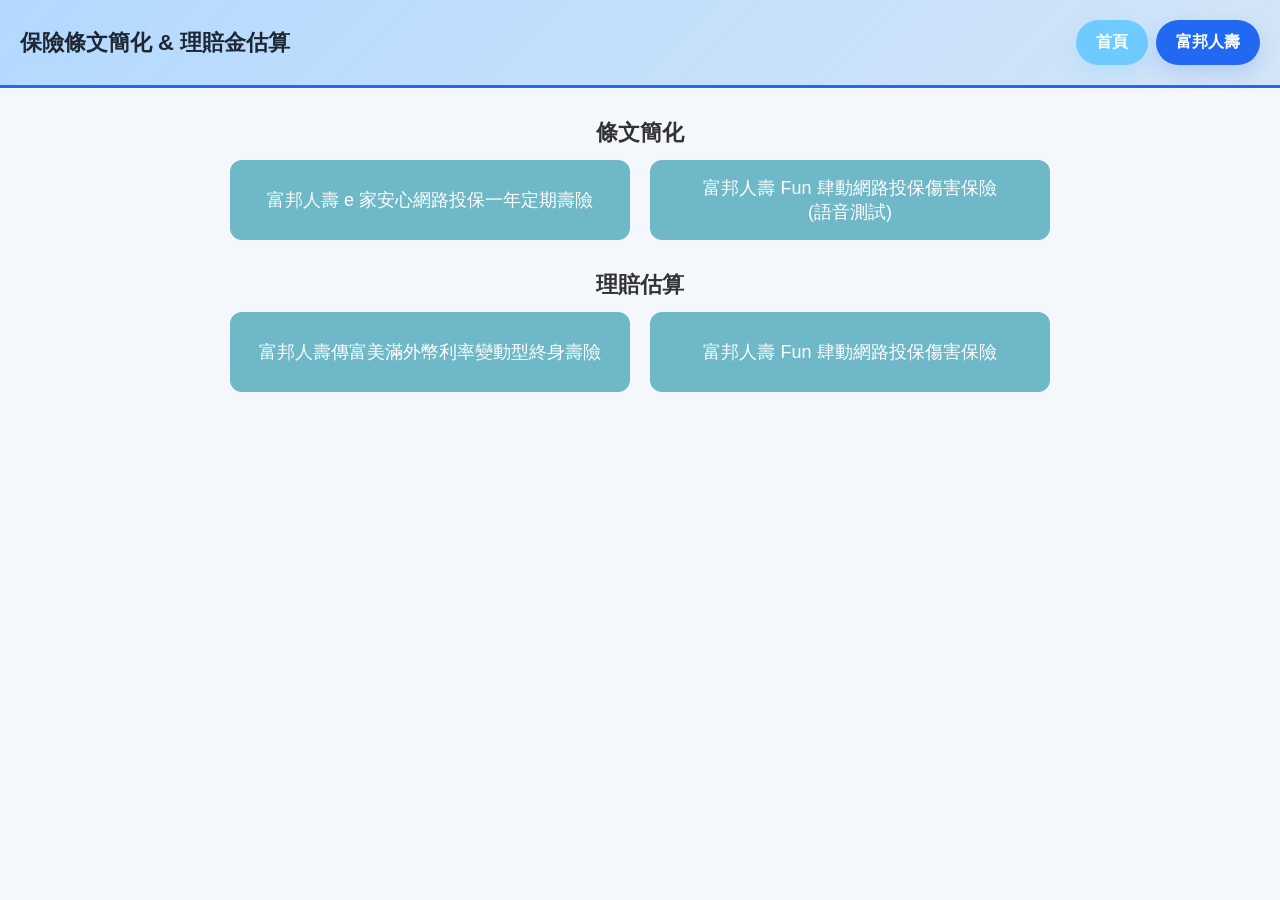
<file: index.html>
<!-- index.html -->
<!DOCTYPE html>
<html lang="zh-Hant">
<head>
  <meta charset="UTF-8">
  <meta name="viewport" content="width=device-width, initial-scale=1.0">
  <title>首頁</title>
  <link rel="stylesheet" href="styles_index.css" />
  <link rel="manifest" href="./manifest.json">
  <meta name="theme-color" content="#ffffff">
</head>

<body>

  <div class="container">

    <header class="header">
      <div class="header-content">
        <h1>保險條文簡化 & 理賠金估算</h1>
        <div class="header-actions">
          <a class="index-btn" href="index.html">首頁</a>
          <a class="estimate-btn" href="https://www.fubon.com/life/">富邦人壽</a>
        </div>
      </div>
    </header>

    <!-- 條文簡化 -->
    <div class="section">
      <h3>條文簡化</h3>

      <div class="button-row">
        <button class="btn" onclick="goSimplify1()">富邦人壽 e 家安心網路投保一年定期壽險</button>
        <button class="btn" onclick="goSimplify2()">富邦人壽 Fun 肆動網路投保傷害保險<br>(語音測試)</button>
      </div>
    </div>

    <!-- 理賠估算 -->
    <div class="section">
      <h3>理賠估算</h3>

      <div class="button-row">
        <button class="btn" onclick="goEstimate1()">富邦人壽傳富美滿外幣利率變動型終身壽險</button>
        <button class="btn" onclick="goEstimate2()">富邦人壽 Fun 肆動網路投保傷害保險</button>
      </div>
    </div>

  </div>

  <script>
    function goSimplify1() {
      window.location.href = "simplify.html";
    }

    function goEstimate1() {
      window.location.href = "estimate.html";
    }

    function goSimplify2() {
      window.location.href = "simplify2_voice.html";
    }

    function goEstimate2() {
      window.location.href = "estimate2.html";
    }
  </script>

  <script src="app.js"></script>
  <script>
  if ('serviceWorker' in navigator) {
    navigator.serviceWorker.register('./service-worker.js')
      .then(() => console.log('Service Worker Registered'));
  }
  </script>
  
</body>
</html>
</file>
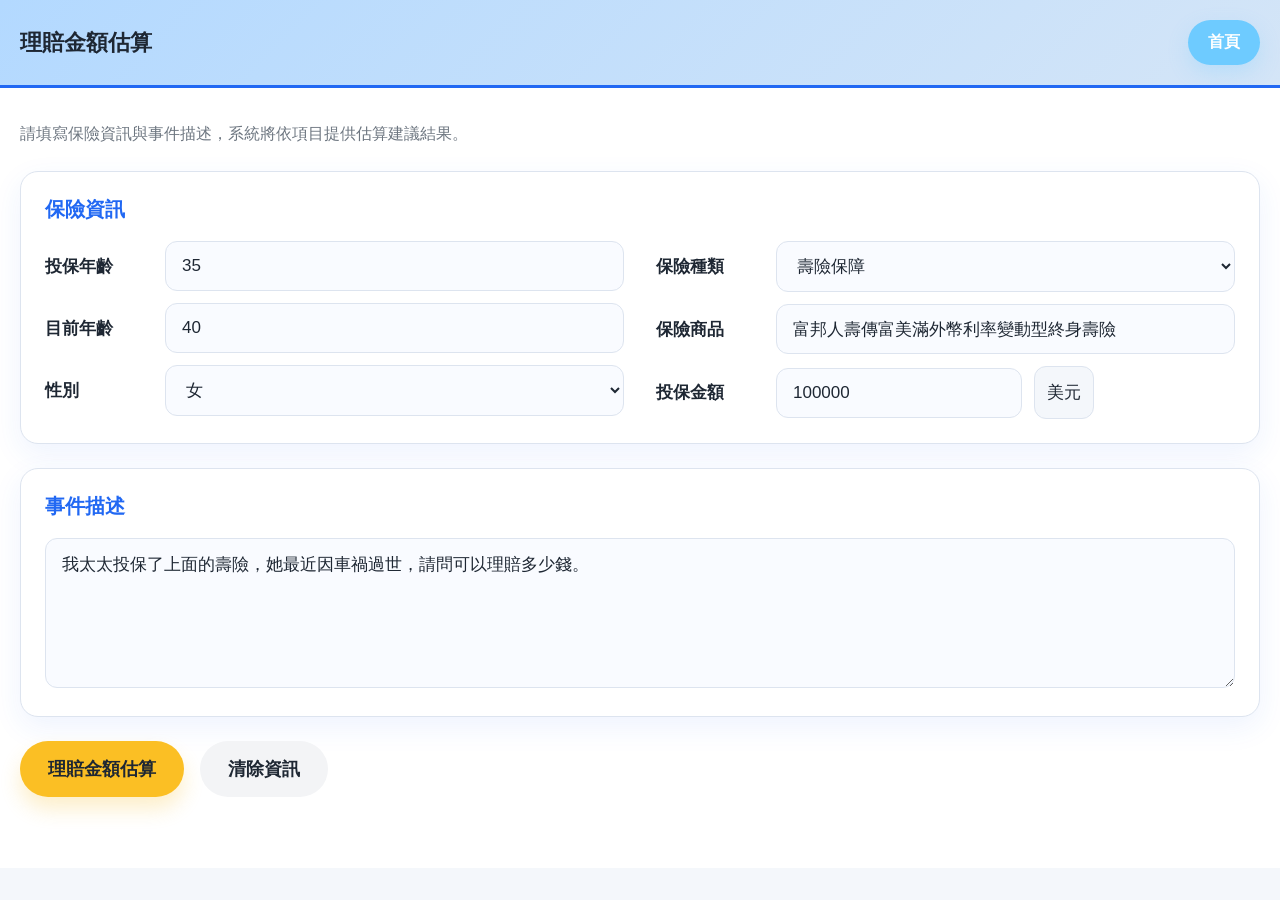
<file: estimate.html>
<!DOCTYPE html>
<html lang="zh-Hant">
<head>
  <meta charset="UTF-8" />
  <meta name="viewport" content="width=device-width, initial-scale=1.0" />
  <title>理賠金額估算</title>
  <link rel="stylesheet" href="styles_estimate.css" />
</head>
<body>
  <div class="container">
    <header class="header">
      <div class="header-content">
        <h1>理賠金額估算</h1>
        <div class="header-actions">
          <a class="index-btn" href="index.html">首頁</a>
        </div>
      </div>
    </header>

    <div class="main-layout single-column">
      <div class="content-area single-column">
        <div class="article-content calculator-content">
          <div class="calculator-panel">
            <div class="calculator-header">
              <p>請填寫保險資訊與事件描述，系統將依項目提供估算建議結果。</p>
            </div>

            <div class="calculator-grid table-layout">
              <div class="form-card">
                <div class="card-title">保險資訊</div>
                <div class="field-group-row">
                  <div class="field-column">
                    <div class="field-row">
                      <label class="field-label" for="insuredAge">投保年齡</label>
                      <input id="insuredAge" class="field-input" type="number" min="0" value="35" />
                    </div>
                    <div class="field-row">
                      <label class="field-label" for="currentAge">目前年齡</label>
                      <input id="currentAge" class="field-input" type="number" min="0" value="40" />
                    </div>
                    <div class="field-row">
                      <label class="field-label" for="gender">性別</label>
                      <select id="gender" class="field-input">
                        <option value="female">女</option>
                        <option value="male">男</option>
                        <option value="other">其他</option>
                      </select>
                    </div>
                  </div>
                  <div class="field-column">
                    <div class="field-row">
                      <label class="field-label" for="insuranceType">保險種類</label>
                      <select id="insuranceType" class="field-input">
                        <option value="life">壽險保障</option>
                        <option value="travel">旅行平安險</option>
                        <option value="accident">意外傷害險</option>
                        <option value="medical">健康醫療險</option>
                      </select>
                    </div>
                    <div class="field-row">
                      <label class="field-label" for="insuranceProduct">保險商品</label>
                      <input id="insuranceProduct" class="field-input" type="text" value="富邦人壽傳富美滿外幣利率變動型終身壽險" />
                    </div>
                    <div class="field-row">
                      <label class="field-label" for="coverageAmount">投保金額</label>
                      <div class="amount-input-group">
                        <input id="coverageAmount" class="field-input" type="number" min="0" value="100000" />
                        <span class="amount-unit">美元</span>
                      </div>
                    </div>
                  </div>
                </div>
              </div>

              <div class="form-card full-width">
                <div class="card-title">事件描述</div>
                <textarea id="eventDescription" class="textarea-input" rows="6" placeholder="例如：我太太投保了上面的壽險，她最近因車禍過世，請問可以理賠多少錢。">我太太投保了上面的壽險，她最近因車禍過世，請問可以理賠多少錢。</textarea>
              </div>
            </div>

            <div class="calculator-actions">
              <button id="calculateBtn" class="btn-primary">理賠金額估算</button>
              <button id="clearBtn" class="btn-secondary">清除資訊</button>
            </div>

            <div id="resultCard" class="result-card" style="display: none;">
              <div class="result-header">
                <div class="result-label">估算結果預估</div>
              </div>

              <div class="result-product-info" id="productInfo">
                <strong>商品：</strong><span id="resultProduct">富邦人壽傳富美滿外幣利率變動型終身壽險</span><br/>
                <strong>第十五條</strong> 被保險人於本契約有效期間內身故者，本公司按下列三者之最大值給付身故保險金後，本契約效力即行終止：<br>
                一、年繳保險費總和之一點零一倍。<br>
                二、身故時之總保單價值準備金乘上當時保險年齡對應附表二之給付比率所得之數額。<br>
                三、身故時之當年度保險金額。<br>
                訂立本契約時，以受監護宣告尚未撤銷者為被保險人，其身故保險金，變更為喪葬費用保險金。<br>
                前項被保險人於民國九十九年二月三日（含）以後所投保之喪葬費用保險金額總和（不限本公司），不得超過遺產及贈與稅法第十七條有關遺產稅喪葬費扣除額之半數，其超過部分本公司不負給付責任，本公司並應無息退還該超過部分之已繳保險費。<br>
                前項情形，如要保人向二家（含）以上保險公司投保，或向同一保險公司投保數個保險契（附）約，且其投保之喪葬費用保險金額合計超過前項所定之限額者，本公司於所承保之喪葬費用金額範圍內，依各要保書所載之要保時間先後，依約給付喪葬費用保險金至喪葬費用額度上限為止，如有二家以上保險公司之保險契約要保時間相同或無法區分其要保時間之先後者，各該保險公司應依其喪葬費用保險金額與扣除要保時間在先之保險公司應理賠之金額後所餘之限額比例分擔其責任。本公司約定給付之喪葬費用保險金，按被保險人身故日為基準，以臺灣銀行股份有限公司的前一營業日收盤之美元即期買入匯率為換算基礎，換算等值之新臺幣後不得超過主管機關所定之喪葬費用額度上限。<br>
                若因匯率波動造成超過之部分，本公司不負給付責任，並無息退還該超過部分之已繳保險費。
              </div>
              <div class="product-info-toggle">
                <button id="toggleProductBtn" class="btn-toggle">展開全部條文</button>
              </div>

              <div class="result-calculation">
                <div class="calc-item">
                  <div class="calc-label">1. 年繳保險費總和 × 1.01倍：</div>
                  <div class="calc-value"><span id="calc1">101,000</span> 美元。</div>
                </div>
                <div class="calc-item">
                  <div class="calc-label">2. 保單價值準備金 × 門檻比率：</div>
                  <div class="calc-value"><span id="calc2">48,000</span> 美元。</div>
                </div>
                <div class="calc-item">
                  <div class="calc-label">3. 當年度保險金額：</div>
                  <div class="calc-value"><span id="calc3">9,584</span> 美元。</div>
                </div>
              </div>

              <div class="result-estimate">
                <span class="estimate-label">預估：在這個情境下，身故保險金的給付金額為</span>
                <span class="estimate-amount"><span id="estimateAmount">101,000</span> 美元</span>。
              </div>

              <div class="result-actions">
                <button id="detailBtn" class="btn-formula">詳細計算公式</button>
              </div>
            </div>

            <div id="formulaModal" class="modal" style="display: none;">
              <div class="modal-content">
                <div class="modal-header">
                  <h3>詳細計算公式</h3>
                  <button class="modal-close" id="closeFormulaBtn">&times;</button>
                </div>
                <div class="modal-body" id="formulaBody">
                  <!-- 詳細公式內容 -->
                </div>
              </div>
            </div>
          </div>
        </div>
      </div>
    </div>
  </div>
  <script src="estimate.js"></script>
</body>
</html>
</file>
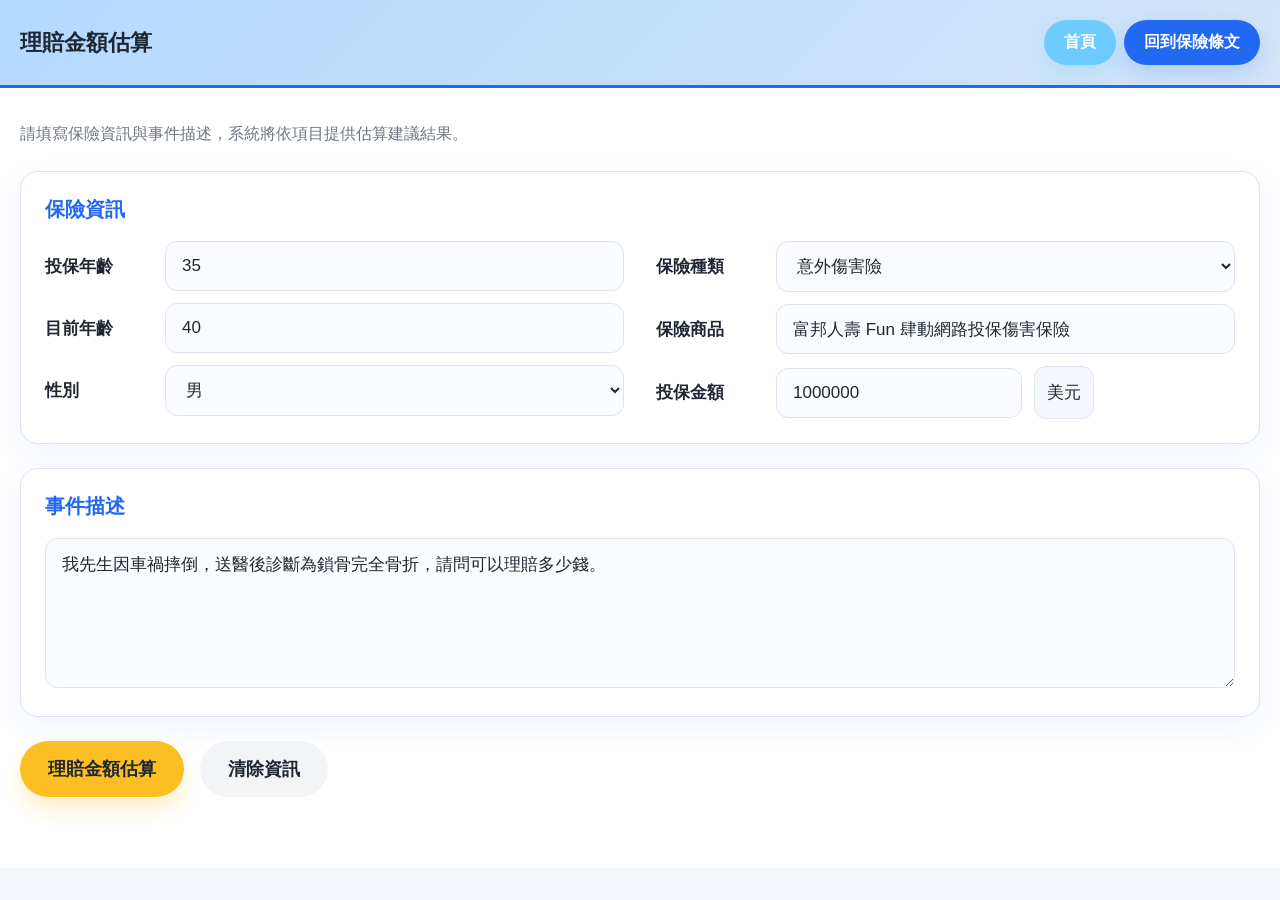
<file: estimate2.html>
<!DOCTYPE html>
<html lang="zh-Hant">
<head>
  <meta charset="UTF-8" />
  <meta name="viewport" content="width=device-width, initial-scale=1.0" />
  <title>理賠金額估算</title>
  <link rel="stylesheet" href="styles_estimate.css" />
</head>
<body>
  <div class="container">
    <header class="header">
      <div class="header-content">
        <h1>理賠金額估算</h1>
        <div class="header-actions">
          <a class="index-btn" href="index.html">首頁</a>
          <a class="estimate-btn" href="simplify2_voice.html">回到保險條文</a>
        </div>
      </div>
    </header>

    <div class="main-layout single-column">
      <div class="content-area single-column">
        <div class="article-content calculator-content">
          <div class="calculator-panel">
            <div class="calculator-header">
              <p>請填寫保險資訊與事件描述，系統將依項目提供估算建議結果。</p>
            </div>

            <div class="calculator-grid table-layout">
              <div class="form-card">
                <div class="card-title">保險資訊</div>
                <div class="field-group-row">
                  <div class="field-column">
                    <div class="field-row">
                      <label class="field-label" for="insuredAge">投保年齡</label>
                      <input id="insuredAge" class="field-input" type="number" min="0" value="35" />
                    </div>
                    <div class="field-row">
                      <label class="field-label" for="currentAge">目前年齡</label>
                      <input id="currentAge" class="field-input" type="number" min="0" value="40" />
                    </div>
                    <div class="field-row">
                      <label class="field-label" for="gender">性別</label>
                      <select id="gender" class="field-input">
                        <option value="female">女</option>
                        <option value="male" selected>男</option>
                        <option value="other">其他</option>
                      </select>
                    </div>
                  </div>
                  <div class="field-column">
                    <div class="field-row">
                      <label class="field-label" for="insuranceType">保險種類</label>
                      <select id="insuranceType" class="field-input">
                        <option value="life">壽險保障</option>
                        <option value="travel">旅行平安險</option>
                        <option value="accident" selected>意外傷害險</option>
                        <option value="medical">健康醫療險</option>
                      </select>
                    </div>
                    <div class="field-row">
                      <label class="field-label" for="insuranceProduct">保險商品</label>
                      <input id="insuranceProduct" class="field-input" type="text" value="富邦人壽 Fun 肆動網路投保傷害保險" />
                    </div>
                    <div class="field-row">
                      <label class="field-label" for="coverageAmount">投保金額</label>
                      <div class="amount-input-group">
                        <input id="coverageAmount" class="field-input" type="number" min="0" value="1000000" />
                        <span class="amount-unit">美元</span>
                      </div>
                    </div>
                  </div>
                </div>
              </div>

              <div class="form-card full-width">
                <div class="card-title">事件描述</div>
                <textarea id="eventDescription" class="textarea-input" rows="6" placeholder="例如：我先生因車禍摔倒，送醫後診斷為鎖骨完全骨折，請問可以理賠多少錢。">我先生因車禍摔倒，送醫後診斷為鎖骨完全骨折，請問可以理賠多少錢。</textarea>
              </div>
            </div>

            <div class="calculator-actions">
              <button id="calculateBtn" class="btn-primary">理賠金額估算</button>
              <button id="clearBtn" class="btn-secondary">清除資訊</button>
            </div>

            <div id="resultCard" class="result-card" style="display: none;">
              <div class="result-header">
                <div class="result-label">估算結果預估</div>
              </div>

              <div class="result-product-info" id="productInfo">
                <strong>商品：</strong><span id="resultProduct">富邦人壽 Fun 肆動網路投保傷害保險</span><br/>
                <strong>請按「理賠金額估算」以顯示使用到的條文內容。</strong>
              </div>
              <div class="product-info-toggle">
                <button id="toggleProductBtn" class="btn-toggle">展開全部條文</button>
              </div>

              <div class="result-estimate">
                <span class="estimate-label">預估：本次理賠金額為</span>
                <span class="estimate-amount"><span id="estimateAmount">101,000</span> 美元</span>
              </div>

              <div class="result-actions">
                <button id="detailBtn" class="btn-formula">詳細計算公式</button>
              </div>
            </div>

            <div id="formulaModal" class="modal" style="display: none;">
              <div class="modal-content">
                <div class="modal-header">
                  <h3>詳細計算公式</h3>
                  <button class="modal-close" id="closeFormulaBtn">&times;</button>
                </div>
                <div class="modal-body" id="formulaBody">
                  <!-- 詳細公式內容 -->
                </div>
              </div>
            </div>
          </div>
        </div>
      </div>
    </div>
  </div>
  <script src="estimate2.js"></script>
</body>
</html>
</file>
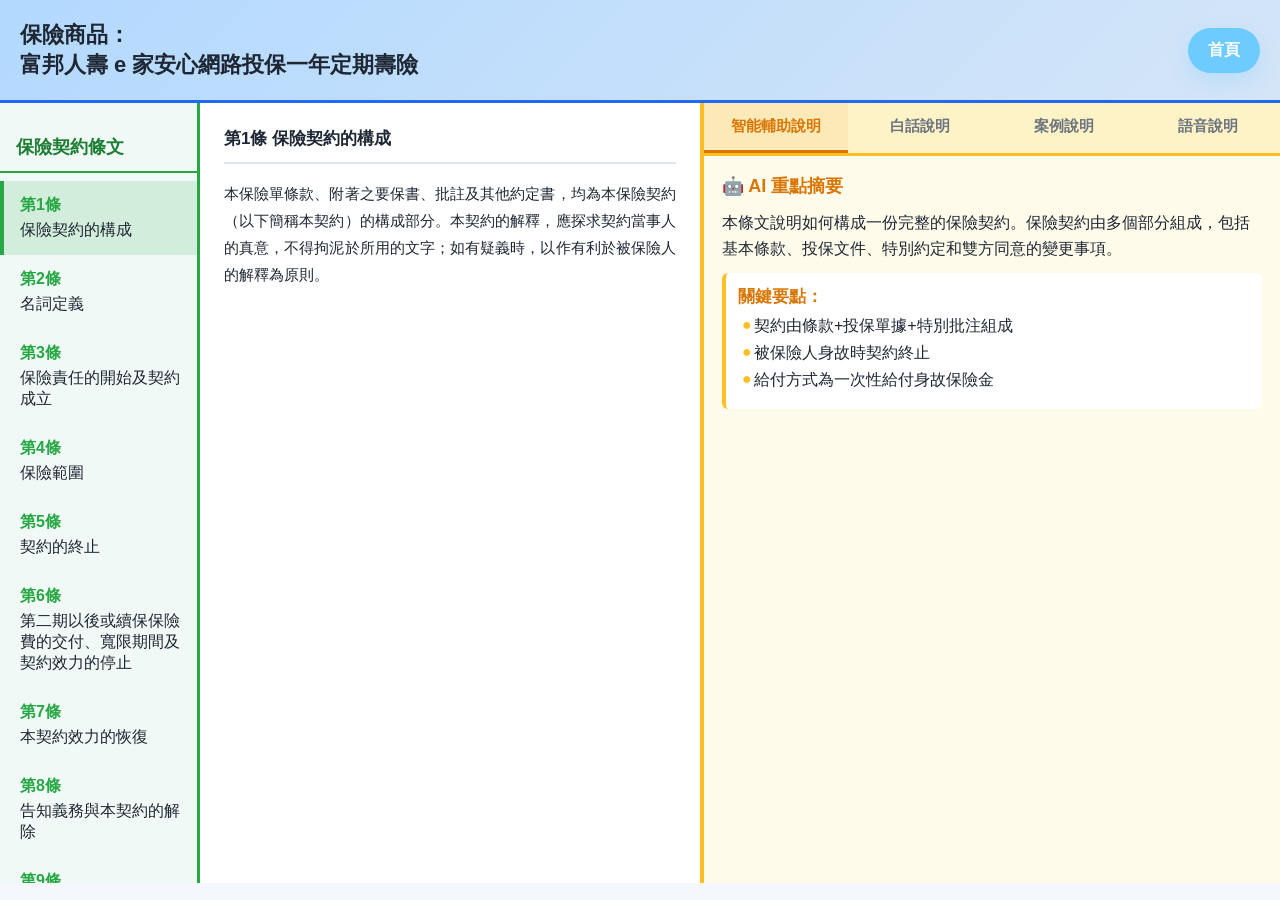
<file: simplify.html>
<!DOCTYPE html>
<html lang="zh-Hant">
<head>
  <meta charset="UTF-8" />
  <meta name="viewport" content="width=device-width, initial-scale=1.0" />
  <title>保險契約條文簡化</title>
  <link rel="stylesheet" href="styles_simplify.css" />

  <link rel="manifest" href="./manifest.json">
  <meta name="theme-color" content="#ffffff">
</head>
<body>
  <div class="container">
    <!-- 頂部頭條 -->
    <header class="header">
      <div class="header-content">
        <h1>保險商品：<br>富邦人壽 e 家安心網路投保一年定期壽險</h1>
        <div class="header-actions">
          <a class="index-btn" href="index.html">首頁</a>
        </div>
      </div>
    </header>

    <div class="main-layout">
      <!-- 左側導航 -->
      <nav class="sidebar">
        <div class="sidebar-title">保險契約條文</div>
        <div class="nav-list">
          <button class="nav-item active" data-section="section1">
            <span class="section-num">第1條</span>
            <span class="section-title">保險契約的構成</span>
          </button>
          <button class="nav-item" data-section="section2">
            <span class="section-num">第2條</span>
            <span class="section-title">名詞定義</span>
          </button>
          <button class="nav-item" data-section="section3">
            <span class="section-num">第3條</span>
            <span class="section-title">保險責任的開始及契約成立</span>
          </button>
          <button class="nav-item" data-section="section4">
            <span class="section-num">第4條</span>
            <span class="section-title">保險範圍</span>
          </button>
          <button class="nav-item" data-section="section5">
            <span class="section-num">第5條</span>
            <span class="section-title">契約的終止</span>
          </button>
          <button class="nav-item" data-section="section6">
            <span class="section-num">第6條</span>
            <span class="section-title">第二期以後或續保保險費的交付、寬限期間及契約效力的停止</span>
          </button>
          <button class="nav-item" data-section="section7">
            <span class="section-num">第7條</span>
            <span class="section-title">本契約效力的恢復</span>
          </button>
          <button class="nav-item" data-section="section8">
            <span class="section-num">第8條</span>
            <span class="section-title">告知義務與本契約的解除</span>
          </button>
          <button class="nav-item" data-section="section9">
            <span class="section-num">第9條</span>
            <span class="section-title">契約的終止</span>
          </button>
          <button class="nav-item" data-section="section10">
            <span class="section-num">第10條</span>
            <span class="section-title">保險事故的通知與保險金的申請時間</span>
          </button>
          <button class="nav-item" data-section="section11">
            <span class="section-num">第11條</span>
            <span class="section-title">失蹤處理</span>
          </button>
          <button class="nav-item" data-section="section12">
            <span class="section-num">第12條</span>
            <span class="section-title">保險範圍：身故保險金或喪葬費用保險金的給付</span>
          </button>
        </div>
      </nav>

      <!-- 中間內容區域 -->
      <div class="content-area">
        <!-- 條文內容 -->
        <div class="article-content">
          <div class="section active" id="section1">
            <h2>第1條 保險契約的構成</h2>
            <div class="article-text">
              <p>本保險單條款、附著之要保書、批註及其他約定書，均為本保險契約（以下簡稱本契約）的構成部分。本契約的解釋，應探求契約當事人的真意，不得拘泥於所用的文字；如有疑義時，以作有利於被保險人的解釋為原則。</p>
            </div>
          </div>

          <div class="section" id="section2">
            <h2>第2條 名詞定義</h2>
            <div class="article-text">
              <p>本契約所用名詞定義如下：<br>
              一、「保險金額」：係指本契約投保時約定之保險金額，倘日後保險金額經要保人申請變更，則以變更後之金額為準。<br>
              二、「保險年齡」：係指按投保時被保險人之足歲計算，但未滿一歲之零數超過六個月者加算一歲，以後每經過一個保單年度並加算一歲之年齡。</p>
            </div>
          </div>

          <div class="section" id="section3">
            <h2>第3條 保險責任的開始及契約成立</h2>
            <div class="article-text">
              <p>本公司應自同意承保並收取第一期保險費後負保險責任，並應發給保險單作為承保的憑證。<br>
              本公司如於同意承保前，預收相當於第一期保險費之金額時，其應負之保險責任，以同意承保時溯自預收相當於第一期保險費金額時開始。<br>
              前項情形，在本公司為同意承保與否之意思表示前發生應予給付之保險事故時，本公司仍負保險責任。</p>
            </div>
          </div>

          <div class="section" id="section4">
            <h2>第4條 保險範圍</h2>
            <div class="article-text">
              <p>被保險人於本契約有效期間內身故或致成完全失能者，本公司依第十二條至第十四條約定給付保險金。</p>
            </div>
          </div>

          <div class="section" id="section5">
            <h2>第5條 契約的終止</h2>
            <div class="article-text">
              <p>本契約的保險期間為一年。保險期間屆滿時，要保人得交付續保保險費，以逐年使本契約繼續有效，本公司不得拒絕續保。<br>
              本契約續保時，按續保生效當時依規定陳報主管機關之費率及被保險人年齡重新計算保險費，但不得針對個別被保險人身體狀況調整之。倘要保人逾寬限期間仍未交付續保契約之第一期保險費，本契約自保險期間屆滿後即行終止。<br>
              本契約續保保險期間最長至被保險人保險年齡屆滿六十歲為止。</p>
            </div>
          </div>

          <div class="section" id="section6">
            <h2>第6條 第二期以後或續保保險費的交付、寬限期間及契約效力的停止</h2>
            <div class="article-text">
              <p>分期繳納的第二期以後保險費或續保保險費，應照本契約所載交付方法及日期，向本公司所在地或指定地點交付，或由本公司派員前往收取，並交付本公司開發之憑證。第二期以後分期保險費或續保保險費到期未交付時，年繳或半年繳者，自催告到達翌日起三十日內為寬限期間；月繳或季繳者，則不另為催告，自保險單所載交付日期之翌日起三十日為寬限期間。<br>
              約定以金融機構轉帳或其他方式交付第二期以後的分期保險費或續保保險費者，本公司於知悉未能依此項約定受領保險費時，應催告要保人交付保險費，自催告到達翌日起三十日內為寬限期間。<br>
              前二項對要保人之催告，本公司另應通知被保險人以確保其權益。對被保險人之通知，依最後留存於本公司之聯絡資料，以書面、電子郵件、簡訊或其他約定方式擇一發出通知者，視為已完成。<br>
              分期繳納的第二期以後保險費逾寬限期間仍未交付者，本契約自寬限期間終了翌日起停止效力；續保第一期保險費逾寬限期間仍未交付者，本契約依第五條第二項約定終止。如在寬限期間內發生保險事故時，本公司仍負保險責任。</p>
            </div>
          </div>

          <div class="section" id="section7">
            <h2>第7條 本契約效力的恢復</h2>
            <div class="article-text">
              <p>本契約停止效力後，要保人得在保險期間屆滿前，申請復效。<br>
              要保人於停止效力之日起六個月內提出前項復效申請，並經要保人清償保險費扣除停效期間的保險費後，自翌日上午零時起，開始恢復其效力。<br>
              要保人於停止效力之日起六個月後提出第一項之復效申請者，本公司得於要保人之復效申請送達本公司之日起五日內要求要保人提供被保險人之可保證明。要保人如未於十日內交齊本公司要求提供之可保證明者，本公司得退回該次復效之申請。<br>
              被保險人之危險程度有重大變更已達拒絕承保程度者，本公司得拒絕其復效。<br>
              本公司未於第三項約定期限內要求要保人提供可保證明，或於收齊可保證明後十五日內不為拒絕者，視為同意復效，並經要保人清償第二項所約定之金額後，自翌日上午零時起，開始恢復其效力。<br>
              要保人依第三項提出申請復效者，除有同項後段或第四項之情形外，於交齊可保證明，並清償第二項所約定之金額後，自翌日上午零時起，開始恢復其效力。<br>
              基於保戶服務，本公司於保險契約停止效力後至得申請復效之期限屆滿前三個月，將以書面、電子郵件、簡訊或其他約定方式擇一通知要保人有行使第一項申請復效之權利，並載明要保人未於第一項約定期限屆滿前恢復保單效力者，契約效力將自第一項約定期限屆滿之日翌日上午零時起終止，以提醒要保人注意。<br>
              本公司已依要保人最後留於本公司之前項聯絡資料發出通知，視為已完成前項之通知。<br>
              第一項約定期限屆滿時，本契約效力即行終止。</p>
            </div>
          </div>
          
          <div class="section" id="section8">
            <h2>第8條 告知義務與本契約的解除</h2>
            <div class="article-text">
              <p>要保人及被保險人在訂立本契約時，對於本公司要保書書面（或投保網頁）詢問的告知事項應據實說明，如有為隱匿或遺漏不為說明，或為不實的說明，足以變更或減少本公司對於危險的估計者，本公司得解除契約，且無須返還已收受之保險費，其保險事故發生後亦同。但危險的發生未基於其說明或未說明的事實時，不在此限。<br>
              前項解除契約權，自本公司知有解除之原因後，經過一個月不行使而消滅；或自契約訂立後，經過二年不行使而消滅。<br>
              本公司通知解除本契約時，如要保人死亡、失蹤或住所不明，通知不能送達時，本公司得將該項通知送達身故保險金受益人。</p>
            </div>
          </div>
          
          <div class="section" id="section9">
            <h2>第9條 契約的終止</h2>
            <div class="article-text">
              <p>本契約有下列情形之一時，其效力即行終止：<br>
              一、要保人申請終止本契約時。本契約之終止自本公司收到要保人書面通知時，開始生效。<br>
              二、本契約被保險人保險年齡屆滿六十歲時。依第一項第一款約定終止本契約時，如有未到期保險費者，本公司應從當期已繳保險費扣除按日數比例計算已經過期間之保險費後，將其未到期保險費無息退還要保人。</p>
            </div>
          </div>

          <div class="section" id="section10">
            <h2>第10條 保險事故的通知與保險金的申請時間</h2>
            <div class="article-text">
              <p>要保人或受益人應於知悉本公司應負保險責任之事故後十日內通知本公司，並於通知後儘速檢具所需文件向本公司申請給付保險金。<br>
              本公司應於收齊前項文件後十五日內給付之。但因可歸責於本公司之事由致未在前述約定期限內為給付者，應按年利一分加計利息給付。</p>
            </div>
          </div>
        
          <div class="section" id="section11">
            <h2>第11條 失蹤處理</h2>
            <div class="article-text">
              <p>被保險人在本契約有效期間內失蹤者，如經法院宣告死亡時，本公司根據判決內所確定死亡時日為準，依第十二條約定給付身故保險金或喪葬費用保險金；如要保人或受益人能提出證明文件，足以認為被保險人極可能因意外傷害事故而死亡者，本公司應依意外傷害事故發生日為準，依第十二條約定給付身故保險金或喪葬費用保險金。<br>
              前項情形，本公司給付身故保險金或喪葬費用保險金後，如發現被保險人生還時，要保人或受益人應將該筆已領之退還已繳保險費或身故保險金或喪葬費用保險金歸還本公司，其間若有應給付保險金之情事發生者，仍應予給付。但有應繳之保險費，本公司仍得予以扣除。</p>
            </div>
          </div>
          
          <div class="section" id="section12">
            <h2>第12條 保險範圍：身故保險金或喪葬費用保險金的給付</h2>
            <div class="article-text">
              <p>被保險人於本契約有效期間內身故者，本公司按保險金額給付「身故保險金」後，本契約效力即行終止。<br>
              訂立本契約時，以受監護宣告尚未撤銷者為被保險人，其身故保險金變更為喪葬費用保險金。<br>
              前項被保險人於民國九十九年二月三日（含）以後所投保之喪葬費用保險金額總和（不限本公司），不得超過遺產及贈與稅法第十七條有關遺產稅喪葬費扣除額之半數，其超過部分本公司不負給付責任，本公司並應無息退還該超過部分之已繳保險費。<br>
              前項情形，如要保人向二家（含）以上保險公司投保，或向同一保險公司投保數個保險契(附)約，且其投保之喪葬費用保險金額合計超過前項所定之限額者，本公司於所承保之喪葬費用金額範圍內，依各要保書所載之要保時間先後，依約給付喪葬費用保險金至前項喪葬費用額度上限為止，如有二家以上保險公司之保險契約要保時間相同或無法區分其要保時間之先後者，各該保險公司應依其喪葬費用保險金額與扣除要保時間在先之保險公司應理賠之金額後所餘之限額比例分擔其責任。</p>
            </div>
          </div>
        </div>

        <!-- 右側說明標籤 -->
        <div class="explanation-panel">
          <div class="explanation-tabs">
            <button class="tab-btn active" data-tab="smart">智能輔助說明</button>
            <button class="tab-btn" data-tab="simple">白話說明</button>
            <button class="tab-btn" data-tab="example">案例說明</button>
            <button class="tab-btn" data-tab="audio">語音說明</button>
          </div>

          <div class="explanation-content">
            <!-- 第1條說明 -->
            <div class="section-explanation" id="section1-explanation">
              <!-- 智能輔助說明 -->
              <div class="tab-content active" data-section="section1" data-tab="smart">
                <div class="explanation-box">
                  <h3>🤖 AI 重點摘要</h3>
                  <p>本條文說明如何構成一份完整的保險契約。保險契約由多個部分組成，包括基本條款、投保文件、特別約定和雙方同意的變更事項。</p>
                  <div class="highlight-box">
                    <strong>關鍵要點：</strong>
                    <ul>
                      <li>契約由條款+投保單據+特別批注組成</li>
                      <li>被保險人身故時契約終止</li>
                      <li>給付方式為一次性給付身故保險金</li>
                    </ul>
                  </div>
                </div>
              </div>

              <!-- 白話說明 -->
              <div class="tab-content" data-section="section1" data-tab="simple">
                <div class="explanation-box">
                  <h3>📖 白話說明</h3>
                  <p>簡單來說，你跟保險公司之間的契約是由幾個文件湊在一起的：你填的表單、保險公司同意的內容，還有之後有什麼特殊更改也要雙方同意。</p>
                  <div class="highlight-box">
                    <strong>最重要的三件事：</strong>
                    <ul>
                      <li>契約的內容是什麼 ✔️</li>
                      <li>契約條款都是什麼 ✔️</li>
                      <li>有疑義時保險公司要對被保險人有利 ✔️</li>
                    </ul>
                  </div>
                </div>
              </div>

              <!-- 案例說明 -->
              <div class="tab-content" data-section="section1" data-tab="example">
                <div class="explanation-box">
                  <h3>📋 案例說明</h3>
                  <div class="highlight-box">
                    <p><strong>案例：</strong>小王購買保險合約</p>
                    <ul>
                      <li>✓ 保單條款</li>
                      <li>✓ 投保單據（要保書）</li>
                      <li>✓ 批註和約定</li>
                      <li>✓ 這些都構成完整合約</li>
                    </ul>
                  </div>
                </div>
              </div>

              <!-- 語音說明 -->
              <div class="tab-content" data-section="section1" data-tab="audio">
                <div class="explanation-box">
                  <h3>🎵 語音說明</h3>
                  <div class="audio-player">
                    <button class="play-btn">▶ 播放語音說明</button>
                  </div>
                </div>
              </div>
            </div>

            <!-- 第2條說明 -->
            <div class="section-explanation" id="section2-explanation" style="display: none;">
              <!-- 智能輔助說明 -->
              <div class="tab-content active" data-section="section2" data-tab="smart">
                <div class="explanation-box">
                  <h3>🤖 AI 重點摘要</h3>
                  <p>本條文定義契約中使用的重要術語。理解這些名詞對於正確解讀保險條款至關重要。包括保險金額、保險年齡等核心概念。</p>
                  <div class="highlight-box">
                    <strong>核心名詞：</strong>
                    <ul>
                      <li>保險金額：契約約定的保障金額</li>
                      <li>保險年齡：以足歲計算的被保險人年齡</li>
                      <li>精確的定義避免日後爭議</li>
                    </ul>
                  </div>
                </div>
              </div>

              <!-- 白話說明 -->
              <div class="tab-content" data-section="section2" data-tab="simple">
                <div class="explanation-box">
                  <h3>📖 白話說明</h3>
                  <p>這一條就是定義保險合約中一些專業詞彙的意思。就像字典一樣，讓大家對這些詞的理解一致，避免以後有誤會。</p>
                  <div class="highlight-box">
                    <strong>重要詞彙：</strong>
                    <ul>
                      <li>保險金額 = 你買的保障額度</li>
                      <li>保險年齡 = 按滿幾歲計算</li>
                      <li>清楚的定義 = 減少糾紛</li>
                    </ul>
                  </div>
                </div>
              </div>

              <!-- 案例說明 -->
              <div class="tab-content" data-section="section2" data-tab="example">
                <div class="explanation-box">
                  <h3>📋 案例說明</h3>
                  <div class="highlight-box">
                    <p><strong>案例：</strong>小王投保時的名詞定義</p>
                    <ul>
                      <li>✓ 保險金額 = 100萬元</li>
                      <li>✓ 投保年齡 = 35歲</li>
                      <li>✓ 這些確定後就不能隨意改變</li>
                    </ul>
                  </div>
                </div>
              </div>

              <!-- 語音說明 -->
              <div class="tab-content" data-section="section2" data-tab="audio">
                <div class="explanation-box">
                  <h3>🎵 語音說明</h3>
                  <div class="audio-player">
                    <button class="play-btn">▶ 播放語音說明</button>
                  </div>
                </div>
              </div>
            </div>

            <!-- 第3條說明 -->
            <div class="section-explanation" id="section3-explanation" style="display: none;">
              <div class="tab-content active" data-section="section3" data-tab="smart">
                <div class="explanation-box">
                  <h3>🤖 AI 重點摘要</h3>
                  <p>本條文規定保險責任何時開始、契約何時成立。通常在保險公司同意承保並收取首期保費後，保險責任即開始。</p>
                  <div class="highlight-box">
                    <strong>責任開始時點：</strong>
                    <ul>
                      <li>保險公司同意承保</li>
                      <li>收取第一期保費</li>
                      <li>保險責任開始</li>
                    </ul>
                  </div>
                </div>
              </div>

              <div class="tab-content" data-section="section3" data-tab="simple">
                <div class="explanation-box">
                  <h3>📖 白話說明</h3>
                  <p>就是說保險什麼時候開始有效。當保險公司說「OK，我承保了」，然後你也付了第一期保費，從那一刻起，保險就開始保護你了。</p>
                </div>
              </div>

              <div class="tab-content" data-section="section3" data-tab="example">
                <div class="explanation-box">
                  <h3>📋 案例說明</h3>
                  <div class="highlight-box">
                    <p><strong>時間點：</strong>小王的保險何時開始</p>
                    <ul>
                      <li>→ 3月1日：提出投保申請</li>
                      <li>→ 3月5日：保險公司核准</li>
                      <li>→ 3月10日：小王繳付保費</li>
                      <li>→ 3月10日起：保險正式開始</li>
                    </ul>
                  </div>
                </div>
              </div>

              <div class="tab-content" data-section="section3" data-tab="audio">
                <div class="explanation-box">
                  <h3>🎵 語音說明</h3>
                  <div class="audio-player">
                    <button class="play-btn">▶ 播放語音說明</button>
                  </div>
                </div>
              </div>
            </div>

            <!-- 第4條說明 -->
            <div class="section-explanation" id="section4-explanation" style="display: none;">
              <div class="tab-content active" data-section="section4" data-tab="smart">
                <div class="explanation-box">
                  <h3>🤖 AI 重點摘要</h3>
                  <p>本條文說明保險的保障範圍。被保險人在合約有效期間內身故或完全失能，保險公司會依約給付保險金。</p>
                  <div class="highlight-box">
                    <strong>保障範圍：</strong>
                    <ul>
                      <li>身故保障</li>
                      <li>完全失能保障</li>
                      <li>限定期間內</li>
                    </ul>
                  </div>
                </div>
              </div>

              <div class="tab-content" data-section="section4" data-tab="simple">
                <div class="explanation-box">
                  <h3>📖 白話說明</h3>
                  <p>簡單說就是：保險在什麼情況下才會賠錢。這份定期壽險主要保的是：如果你在保險期間內不幸去世，或者因為病或意外導致完全無法工作，保險公司就會給付保險金。</p>
                </div>
              </div>

              <div class="tab-content" data-section="section4" data-tab="example">
                <div class="explanation-box">
                  <h3>📋 案例說明</h3>
                  <div class="highlight-box">
                    <p><strong>案例：</strong>什麼情況會理賠</p>
                    <ul>
                      <li>✓ 身故理賠：在保險期間內去世</li>
                      <li>✓ 失能理賠：完全喪失工作能力</li>
                      <li>✗ 未在保險期間內的不理賠</li>
                    </ul>
                  </div>
                </div>
              </div>

              <div class="tab-content" data-section="section4" data-tab="audio">
                <div class="explanation-box">
                  <h3>🎵 語音說明</h3>
                  <div class="audio-player">
                    <button class="play-btn">▶ 播放語音說明</button>
                  </div>
                </div>
              </div>
            </div>

            <!-- 第5條說明 -->
            <div class="section-explanation" id="section5-explanation" style="display: none;">
              <div class="tab-content active" data-section="section5" data-tab="smart">
                <div class="explanation-box">
                  <h3>🤖 AI 重點摘要</h3>
                  <p>本條文規定保險期間和續保條件。這份保險一般為一年期，期滿後可以申請續保，直到被保險人60歲為止。</p>
                  <div class="highlight-box">
                    <strong>關鍵期限：</strong>
                    <ul>
                      <li>保險期間：1年</li>
                      <li>續保條件：繳續保費</li>
                      <li>續保終止年齡：60歲</li>
                    </ul>
                  </div>
                </div>
              </div>

              <div class="tab-content" data-section="section5" data-tab="simple">
                <div class="explanation-box">
                  <h3>📖 白話說明</h3>
                  <p>定期壽險就是有期限的保險。這份保單保一年。一年到期後，如果你還想繼續保，就繳續保費再保一年。可以一直續保，直到你60歲為止。</p>
                </div>
              </div>

              <div class="tab-content" data-section="section5" data-tab="example">
                <div class="explanation-box">
                  <h3>📋 案例說明</h3>
                  <div class="highlight-box">
                    <p><strong>保險期間安排：</strong></p>
                    <ul>
                      <li>→ 2024/3/10-2025/3/10：第1年保期</li>
                      <li>→ 2025/3/10-2026/3/10：第2年保期</li>
                      <li>→ 每年到期可續保</li>
                      <li>→ 到60歲為止</li>
                    </ul>
                  </div>
                </div>
              </div>

              <div class="tab-content" data-section="section5" data-tab="audio">
                <div class="explanation-box">
                  <h3>🎵 語音說明</h3>
                  <div class="audio-player">
                    <button class="play-btn">▶ 播放語音說明</button>
                  </div>
                </div>
              </div>
            </div>

            <!-- 第6條說明 -->
            <div class="section-explanation" id="section6-explanation" style="display: none;">
              <div class="tab-content active" data-section="section6" data-tab="smart">
                <div class="explanation-box">
                  <h3>🤖 AI 重點摘要</h3>
                  <p>本條文規定保費的繳納方式和期限。明確說明要保人應於指定日期繳納保費，逾期未繳會有寬限期，期滿仍未繳則保險效力停止。</p>
                  <div class="highlight-box">
                    <strong>繳費要點：</strong>
                    <ul>
                      <li>按時繳納保費</li>
                      <li>逾期有30天寬限期</li>
                      <li>逾期未繳則停效</li>
                    </ul>
                  </div>
                </div>
              </div>

              <div class="tab-content" data-section="section6" data-tab="simple">
                <div class="explanation-box">
                  <h3>📖 白話說明</h3>
                  <p>就是說保費要怎麼繳、什麼時候繳。如果你沒有按時繳，保險公司會催你，給你30天的寬限期。如果30天內還是沒有繳，那保險就暫時停止了。</p>
                </div>
              </div>

              <div class="tab-content" data-section="section6" data-tab="example">
                <div class="explanation-box">
                  <h3>📋 案例說明</h3>
                  <div class="highlight-box">
                    <p><strong>案例：</strong>小王的保費繳納</p>
                    <ul>
                      <li>→ 3月10日：應繳日期</li>
                      <li>→ 4月9日：寬限期第30天</li>
                      <li>→ 4月10日：未繳則停效</li>
                      <li>⏱️ 要記得按時繳費！</li>
                    </ul>
                  </div>
                </div>
              </div>

              <div class="tab-content" data-section="section6" data-tab="audio">
                <div class="explanation-box">
                  <h3>🎵 語音說明</h3>
                  <div class="audio-player">
                    <button class="play-btn">▶ 播放語音說明</button>
                  </div>
                </div>
              </div>
            </div>

            <!-- 第7條說明 -->
            <div class="section-explanation" id="section7-explanation" style="display: none;">
              <div class="tab-content active" data-section="section7" data-tab="smart">
                <div class="explanation-box">
                  <h3>🤖 AI 重點摘要</h3>
                  <p>本條文規定保險停效後如何恢復。要保人可在停效後一定期限內申請復效，需補繳欠款和利息才能恢復保險效力。</p>
                  <div class="highlight-box">
                    <strong>復效要點：</strong>
                    <ul>
                      <li>停效後6個月內可復效</li>
                      <li>補繳欠款和利息</li>
                      <li>6個月後需提供可保證明</li>
                    </ul>
                  </div>
                </div>
              </div>

              <div class="tab-content" data-section="section7" data-tab="simple">
                <div class="explanation-box">
                  <h3>📖 白話說明</h3>
                  <p>如果你不小心沒繳保費，保險停了。別擔心！保險停止後，你還有機會「救回」保險。在一定期限內補繳欠款，保險就可以重新生效。</p>
                </div>
              </div>

              <div class="tab-content" data-section="section7" data-tab="example">
                <div class="explanation-box">
                  <h3>📋 案例說明</h3>
                  <div class="highlight-box">
                    <p><strong>案例：</strong>保險復效流程</p>
                    <ul>
                      <li>→ 4月10日：因未繳保費停效</li>
                      <li>→ 6個月內：補繳即可復效</li>
                      <li>→ 6個月後：需體檢證明</li>
                      <li>✓ 及時補繳最簡單！</li>
                    </ul>
                  </div>
                </div>
              </div>

              <div class="tab-content" data-section="section7" data-tab="audio">
                <div class="explanation-box">
                  <h3>🎵 語音說明</h3>
                  <div class="audio-player">
                    <button class="play-btn">▶ 播放語音說明</button>
                  </div>
                </div>
              </div>
            </div>

            <!-- 第8條說明 -->
            <div class="section-explanation" id="section8-explanation" style="display: none;">
              <div class="tab-content active" data-section="section8" data-tab="smart">
                <div class="explanation-box">
                  <h3>🤖 AI 重點摘要</h3>
                  <p>本條文規定投保時的告知義務。要保人和被保險人必須誠實回答保險公司的詢問事項。若有隱瞞或不實告知，可能導致契約被解除。</p>
                  <div class="highlight-box">
                    <strong>告知義務重點：</strong>
                    <ul>
                      <li>必須據實說明詢問事項</li>
                      <li>隱瞞或不實可能解除契約</li>
                      <li>解除權限期為1個月或2年</li>
                    </ul>
                  </div>
                </div>
              </div>

              <div class="tab-content" data-section="section8" data-tab="simple">
                <div class="explanation-box">
                  <h3>📖 白話說明</h3>
                  <p>買保險時，保險公司會問你一些問題，你一定要老實回答！如果你故意隱瞞重要的事實，或者說謊，保險公司事後發現了，可以取消這份保險契約。</p>
                  <div class="highlight-box">
                    <strong>記住這三點：</strong>
                    <ul>
                      <li>誠實是最重要的 ✔️</li>
                      <li>隱瞞會有後果 ❌</li>
                      <li>保險公司有權利檢查你的告知</li>
                    </ul>
                  </div>
                </div>
              </div>

              <div class="tab-content" data-section="section8" data-tab="example">
                <div class="explanation-box">
                  <h3>📋 案例說明</h3>
                  <div class="highlight-box">
                    <p><strong>案例：</strong>隱瞞健康狀況的後果</p>
                    <ul>
                      <li>→ 小李投保時隱瞞有糖尿病</li>
                      <li>→ 後來出險，保險公司發現隱瞞</li>
                      <li>→ 保險公司可以解除契約</li>
                      <li>❌ 而且不退還已繳的保費</li>
                    </ul>
                  </div>
                </div>
              </div>

              <div class="tab-content" data-section="section8" data-tab="audio">
                <div class="explanation-box">
                  <h3>🎵 語音說明</h3>
                  <div class="audio-player">
                    <button class="play-btn">▶ 播放語音說明</button>
                  </div>
                </div>
              </div>
            </div>

            <!-- 第9條說明 -->
            <div class="section-explanation" id="section9-explanation" style="display: none;">
              <div class="tab-content active" data-section="section9" data-tab="smart">
                <div class="explanation-box">
                  <h3>🤖 AI 重點摘要</h3>
                  <p>本條文規定契約終止的情形。要保人可隨時申請終止契約，或被保險人年滿60歲時自動終止。終止時會退還未到期保費。</p>
                  <div class="highlight-box">
                    <strong>終止條件：</strong>
                    <ul>
                      <li>要保人申請終止</li>
                      <li>被保險人年滿60歲</li>
                      <li>退還未到期保費</li>
                    </ul>
                  </div>
                </div>
              </div>

              <div class="tab-content" data-section="section9" data-tab="simple">
                <div class="explanation-box">
                  <h3>📖 白話說明</h3>
                  <p>保險契約什麼時候會結束呢？要保人可以隨時說「我不保了」，或者被保險人年滿60歲時，保險就自動終止。不過終止時，保險公司會把沒用到的保費退還給你。</p>
                  <div class="highlight-box">
                    <strong>終止方式：</strong>
                    <ul>
                      <li>主動終止：要保人申請</li>
                      <li>自動終止：年滿60歲</li>
                      <li>退費：按比例退還</li>
                    </ul>
                  </div>
                </div>
              </div>

              <div class="tab-content" data-section="section9" data-tab="example">
                <div class="explanation-box">
                  <h3>📋 案例說明</h3>
                  <div class="highlight-box">
                    <p><strong>案例：</strong>契約終止退費</p>
                    <ul>
                      <li>→ 小王年滿60歲，保險終止</li>
                      <li>→ 已繳保費：12,000元</li>
                      <li>→ 已過期間：8個月</li>
                      <li>✓ 退還：12,000 × (4/12) = 4,000元</li>
                    </ul>
                  </div>
                </div>
              </div>

              <div class="tab-content" data-section="section9" data-tab="audio">
                <div class="explanation-box">
                  <h3>🎵 語音說明</h3>
                  <div class="audio-player">
                    <button class="play-btn">▶ 播放語音說明</button>
                  </div>
                </div>
              </div>
            </div>

            <!-- 第10條說明 -->
            <div class="section-explanation" id="section10-explanation" style="display: none;">
              <div class="tab-content active" data-section="section10" data-tab="smart">
                <div class="explanation-box">
                  <h3>🤖 AI 重點摘要</h3>
                  <p>本條文規定保險事故發生後的通知義務和申請保險金的時限。要保人或受益人應在10日內通知保險公司，並儘速申請給付。</p>
                  <div class="highlight-box">
                    <strong>申請時限：</strong>
                    <ul>
                      <li>事故發生後10日內通知</li>
                      <li>收齊文件後15日內給付</li>
                      <li>逾期加計利息</li>
                    </ul>
                  </div>
                </div>
              </div>

              <div class="tab-content" data-section="section10" data-tab="simple">
                <div class="explanation-box">
                  <h3>📖 白話說明</h3>
                  <p>出了保險事故怎麼辦？記得要在10天內告訴保險公司，然後趕快準備文件申請理賠。保險公司收到完整文件後，要在15天內把錢給你。</p>
                  <div class="highlight-box">
                    <strong>理賠流程：</strong>
                    <ul>
                      <li>第一步：10天內通知保險公司</li>
                      <li>第二步：準備相關文件</li>
                      <li>第三步：15天內拿到理賠金</li>
                    </ul>
                  </div>
                </div>
              </div>

              <div class="tab-content" data-section="section10" data-tab="example">
                <div class="explanation-box">
                  <h3>📋 案例說明</h3>
                  <div class="highlight-box">
                    <p><strong>案例：</strong>身故理賠流程</p>
                    <ul>
                      <li>→ 事故發生：5月1日</li>
                      <li>→ 通知保險公司：5月8日</li>
                      <li>→ 提交文件：5月15日</li>
                      <li>✓ 理賠金到帳：5月30日</li>
                    </ul>
                  </div>
                </div>
              </div>

              <div class="tab-content" data-section="section10" data-tab="audio">
                <div class="explanation-box">
                  <h3>🎵 語音說明</h3>
                  <div class="audio-player">
                    <button class="play-btn">▶ 播放語音說明</button>
                  </div>
                </div>
              </div>
            </div>

            <!-- 第11條說明 -->
            <div class="section-explanation" id="section11-explanation" style="display: none;">
              <div class="tab-content active" data-section="section11" data-tab="smart">
                <div class="explanation-box">
                  <h3>🤖 AI 重點摘要</h3>
                  <p>本條文處理被保險人失蹤的情形。若經法院宣告死亡或有足夠證明因意外死亡，保險公司會給付身故保險金。</p>
                  <div class="highlight-box">
                    <strong>失蹤處理：</strong>
                    <ul>
                      <li>法院宣告死亡</li>
                      <li>意外事故證明</li>
                      <li>給付身故保險金</li>
                    </ul>
                  </div>
                </div>
              </div>

              <div class="tab-content" data-section="section11" data-tab="simple">
                <div class="explanation-box">
                  <h3>📖 白話說明</h3>
                  <p>如果被保險人失蹤了怎麼辦？如果法院判斷他已經死亡，或者有證據顯示他可能因為意外去世，保險公司就會理賠身故保險金。</p>
                  <div class="highlight-box">
                    <strong>理賠條件：</strong>
                    <ul>
                      <li>法院宣告死亡</li>
                      <li>或有意外死亡證明</li>
                      <li>給付身故保險金</li>
                    </ul>
                  </div>
                </div>
              </div>

              <div class="tab-content" data-section="section11" data-tab="example">
                <div class="explanation-box">
                  <h3>📋 案例說明</h3>
                  <div class="highlight-box">
                    <p><strong>案例：</strong>失蹤者理賠</p>
                    <ul>
                      <li>→ 小明登山失蹤</li>
                      <li>→ 法院宣告死亡</li>
                      <li>→ 保險公司理賠</li>
                      <li>✓ 受益人拿到100萬元</li>
                    </ul>
                  </div>
                </div>
              </div>

              <div class="tab-content" data-section="section11" data-tab="audio">
                <div class="explanation-box">
                  <h3>🎵 語音說明</h3>
                  <div class="audio-player">
                    <button class="play-btn">▶ 播放語音說明</button>
                  </div>
                </div>
              </div>
            </div>

            <!-- 第12條說明 -->
            <div class="section-explanation" id="section12-explanation" style="display: none;">
              <div class="tab-content active" data-section="section12" data-tab="smart">
                <div class="explanation-box">
                  <h3>🤖 AI 重點摘要</h3>
                  <p>本條文規定身故保險金的給付方式。被保險人身故時，按保險金額給付身故保險金，契約隨即終止。特殊情況下可能轉為喪葬費用保險金。</p>
                  <div class="highlight-box">
                    <strong>給付要點：</strong>
                    <ul>
                      <li>被保險人身故 ， 契約終止，按保險金額給付身故保險金。</li>
                      <li>若被保險人為受監護宣告者，改給喪葬費用保險金。</li>
                      <li>喪葬費用保險金總額不得超過法定上限的一半。</li>
                      <li>超過部分不給付，並退還多繳保費。</li>
                      <li>多家或多張保單 ，依投保時間先後給付；時間相同則按比例分擔。</li>
                    </ul>
                  </div>
                </div>
              </div>

              <div class="tab-content" data-section="section12" data-tab="simple">
                <div class="explanation-box">
                  <h3>📖 白話說明</h3>
                  <p>被保險人不幸去世時，保險公司會按照保險金額給付身故保險金，這份保險契約也就結束了。如果被保險人是受監護人，保險金會變成喪葬費用。</p>
                  <div class="highlight-box">
                    <strong>理賠方式：</strong>
                    <ul>
                      <li>如果您在保險有效期間內不幸身亡，保險公司會按照您的保險金額給付身故保險金給您的受益人。</li>
                      <li>如果被保險人是被法院宣告需要監護的人，就改給喪葬費用。</li>
                      <li>喪葬費用的總金額有法律上限，不能超過規定的一半。</li>
                      <li>如果保額超過上限，超過的部分不會賠，但多繳的保費會退還。</li>
                      <li>如果同時買了好幾張保單或跟多家公司買，會照投保時間先後賠；時間一樣就按比例分擔。</li>
                    </ul>
                  </div>
                </div>
              </div>

              <div class="tab-content" data-section="section12" data-tab="example">
                <div class="explanation-box">
                  <h3>📋 案例說明</h3>
                  <div class="highlight-box">
                    <p><strong>案例：</strong>陳OO（35歲）為了保障家人生活，向本公司購買了一份「e家安心網路投保一年定期壽險」，保險金額為新台幣200萬元。他指定妻子為受益人。</p>
                    <ul>
                      <li>情境1：陳OO在保險期間內因車禍身故。在這種情況下，保險公司會直接給付200萬元的身故保險金給他的妻子。</li>
                      <li>情境2：陳OO在投保時已受法院監護宣告，之後意外過世，不給付一般身故保險金，而改為給付喪葬費用保險金。</li>
                      <li>情境3：根據現行法規，喪葬費用保險金的上限約為新台幣150萬元左右（實際數字會隨法規調整）。如果陳OO的保險金額為200萬元，超過上限的50萬元會被退還。</li>
                      <li>情境4：如果陳OO先向富邦人壽投保200萬元，後來又向其他公司投保100萬元。假設法定上限為150萬元。依投保時間先後給付。富邦人壽會先給付150萬元，其他保險公司則無須給付，並退還已繳保費。</li>
                    </ul>
                  </div>
                </div>
              </div>

              <div class="tab-content" data-section="section12" data-tab="audio">
                <div class="explanation-box">
                  <h3>🎵 語音說明</h3>
                  <div class="audio-player">
                    <button class="play-btn">▶ 播放語音說明</button>
                  </div>
                </div>
              </div>
            </div>
        </div>
      </div>
    </div>
  </div>

  <script src="app.js"></script>
  <script>
  if ('serviceWorker' in navigator) {
    navigator.serviceWorker.register('./service-worker.js')
      .then(() => console.log('Service Worker Registered'));
  }
  </script>
</body>
</html>
</file>
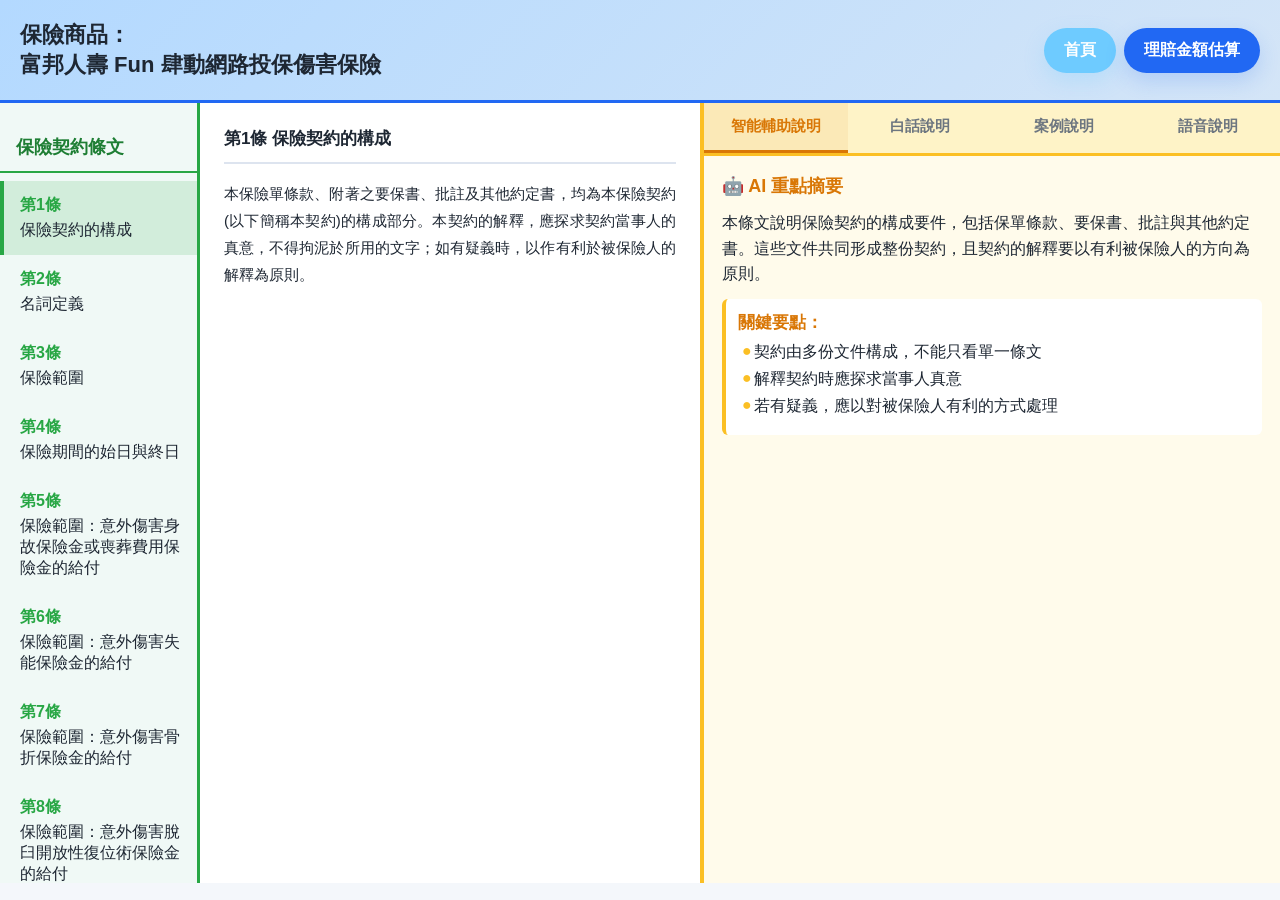
<file: simplify2.html>
<!DOCTYPE html>
<html lang="zh-Hant">
<head>
  <meta charset="UTF-8" />
  <meta name="viewport" content="width=device-width, initial-scale=1.0" />
  <title>保險契約條文簡化</title>
  <link rel="stylesheet" href="styles_simplify.css" />

  <link rel="manifest" href="./manifest.json">
  <meta name="theme-color" content="#ffffff">
</head>
<body>
  <div class="container">
    <!-- 頂部頭條 -->
    <header class="header">
      <div class="header-content">
        <h1>保險商品：</br>富邦人壽 Fun 肆動網路投保傷害保險</h1>
        <div class="header-actions">
          <a class="index-btn" href="index.html">首頁</a>
          <a class="estimate-btn" href="estimate2.html">理賠金額估算</a>
        </div>
      </div>
    </header>

    <div class="main-layout">
      <!-- 左側導航 -->
      <nav class="sidebar">
        <div class="sidebar-title">保險契約條文</div>
        <div class="nav-list">
          <button class="nav-item active" data-section="section1">
            <span class="section-num">第1條</span>
            <span class="section-title">保險契約的構成</span>
          </button>
          <button class="nav-item" data-section="section2">
            <span class="section-num">第2條</span>
            <span class="section-title">名詞定義</span>
          </button>
          <button class="nav-item" data-section="section3">
            <span class="section-num">第3條</span>
            <span class="section-title">保險範圍</span>
          </button>
          <button class="nav-item" data-section="section4">
            <span class="section-num">第4條</span>
            <span class="section-title">保險期間的始日與終日</span>
          </button>
          <button class="nav-item" data-section="section5">
            <span class="section-num">第5條</span>
            <span class="section-title">保險範圍：意外傷害身故保險金或喪葬費用保險金的給付</span>
          </button>
          <button class="nav-item" data-section="section6">
            <span class="section-num">第6條</span>
            <span class="section-title">保險範圍：意外傷害失能保險金的給付</span>
          </button>
          <button class="nav-item" data-section="section7">
            <span class="section-num">第7條</span>
            <span class="section-title">保險範圍：意外傷害骨折保險金的給付</span>
          </button>
          <button class="nav-item" data-section="section8">
            <span class="section-num">第8條</span>
            <span class="section-title">保險範圍：意外傷害脫臼開放性復位術保險金的給付</span>
          </button>
          <button class="nav-item" data-section="section9">
            <span class="section-num">第9條</span>
            <span class="section-title">保險範圍：意外傷害創傷縫合處置保險金的給付</span>
          </button>
          <button class="nav-item" data-section="section10">
            <span class="section-num">第10條</span>
            <span class="section-title">保險範圍：保險金給付的限制</span>
          </button>
          <button class="nav-item" data-section="section11">
            <span class="section-num">第11條</span>
            <span class="section-title">除外責任（原因）</span>
          </button>
          <button class="nav-item" data-section="section12">
            <span class="section-num">第12條</span>
            <span class="section-title">不保事項</span>
          </button>
        </div>
      </nav>

      <!-- 中間內容區域 -->
      <div class="content-area">
        <!-- 條文內容 -->
        <div class="article-content">
          <div class="section active" id="section1">
            <h2>第1條 保險契約的構成</h2>
            <div class="article-text">
              <p>本保險單條款、附著之要保書、批註及其他約定書，均為本保險契約(以下簡稱本契約)的構成部分。本契約的解釋，應探求契約當事人的真意，不得拘泥於所用的文字；如有疑義時，以作有利於被保險人的解釋為原則。</p>
            </div>
          </div>

          <div class="section" id="section2">
            <h2>第2條 名詞定義</h2>
            <div class="article-text">
              <p>本契約所用名詞定義如下：</br>
              一、「保險金額」：係指本契約投保時約定之保險金額。</br>
              二、「傷害」：係指被保險人於本契約有效期間內，遭受意外傷害事故，因而蒙受之傷害。</br>
              三、「意外傷害事故」：係指非由疾病引起之外來突發事故。</br>
              四、「醫院」：係指依照醫療法規定領有開業執照並設有病房收治病人之公、私立及醫療法人醫院。</br>
              五、「診所」：係指依照醫療法規定設立並具備開業執照之診所。</br>
              六、「醫師」：係指依法令取得醫師資格並經核准執業者。</br>
              七、「專科醫師」：係指經醫師考試及格，完成專科醫師訓練，並經中央衛生主管機關甄審合格，領有專科醫師證書者。</br>
              八、「脫臼開放性復位術」：係指符合國際疾病傷害及死因分類標準（ICD-9-CM）手術處置碼 79.81 至79.89 之手術處置。若醫界採用新版分類標準（例如：ICD-10-PCS），本公司於判斷時，應以與新版分類標準相對應之代碼作為判斷標準。</p>
            </div>
          </div>

          <div class="section" id="section3">
            <h2>第3條 保險範圍</h2>
            <div class="article-text">
              <p>被保險人於本契約有效期間內，因遭受意外傷害事故，致其身體蒙受傷害而致失能、死亡、骨折、接受脫臼開放性復位術治療或接受創傷縫合處置時，本公司依照本契約的約定，給付保險金。</p>
            </div>
          </div>

          <div class="section" id="section4">
            <h2>第4條 保險期間的始日與終日</h2>
            <div class="article-text">
              <p>本契約保險期間分別為一年、一百八十日或九十日三種，並以本契約保險單上所載日時為準。</br></br>
              <strong>第四條之一【保險責任的開始及交付保險費】</strong></br>
               本公司應自同意承保並收取第一期保險費後負保險責任，並應發給保險單作為承保的憑證。</br>
              本公司如於同意承保前，預收相當於第一期保險費之金額時，其應負之保險責任，以同意承保時溯自預收相當於第一期保險費金額時開始。但契約另有約定保險期間始日者，從其約定。</br>
              前項情形，在本公司為同意承保與否之意思表示前發生應予給付之保險事故時，本公司仍負保險責任。</p>
            </div>
          </div>

          <div class="section" id="section5">
            <h2>第5條 保險範圍：意外傷害身故保險金或喪葬費用保險金的給付</h2>
            <div class="article-text">
              <p>被保險人於本契約有效期間內遭受第二條約定的意外傷害事故，自意外傷害事故發生之日起一百八十日以內身故者，本公司按保險金額給付身故保險金。但超過一百八十日身故者，受益人若能證明被保險人之身故與該意外傷害事故具有因果關係者，不在此限。</br>
              訂立本契約時，以受監護宣告尚未撤銷者為被保險人，其「意外傷害身故保險金」變更為喪葬費用保險金。</br>
              前項被保險人於民國九十九年二月三日（含）以後所投保之喪葬費用保險金額總和（不限本公司），不得超過遺產及贈與稅法第十七條有關遺產稅喪葬費扣除額之半數，其超過部分本公司不負給付責任，本公司並應無息退還該超過部分之已繳保險費。</br>
              前項情形，如要保人向二家（含）以上保險公司投保，或向同一保險公司投保數個保險契(附)約，且其投保之喪葬費用保險金額合計超過所定之限額者，本公司於所承保之喪葬費用金額範圍內，依各要保書所載之要保時間先後，依約給付喪葬費用保險金至前項喪葬費用額度上限為止，如有二家以上保險公司之保險契約要保時間相同或無法區分其要保時間之先後者，各該保險公司應依其喪葬費用保險金額與扣除要保時間在先之保險公司應理賠之金額後所餘之限額比例分擔其責任。</p>
            </div>
          </div>

          <div class="section" id="section6">
            <h2>第6條 保險範圍：意外傷害失能保險金的給付</h2>
            <div class="article-text">
              <p>被保險人於本契約有效期間內遭受第二條約定的意外傷害事故，自意外傷害事故發生之日起一百八十日以內致成附表一所列失能程度之一者，本公司給付意外傷害失能保險金，其金額按保險金額乘以該表所列之給付比例計算。但超過一百八十日致成失能者，受益人若能證明被保險人之失能與該意外傷害事故具有因果關係者，不在此限。</br>
              被保險人因同一意外傷害事故致成附表一所列二項以上失能程度時，本公司給付各該項意外傷害失能保險金之和，最高以保險金額為限。但不同失能項目屬於同一手或同一足時，僅給付一項意外傷害失能保險金；若失能項目所屬失能等級不同時，給付較嚴重項目的意外傷害失能保險金。</br>
              被保險人因本次意外傷害事故所致之失能，如合併以前（含本契約訂立前）的失能，可領附表一所列較嚴重項目的意外傷害失能保險金者，本公司按較嚴重的項目給付意外傷害失能保險金，但以前的失能，視同已給付意外傷害失能保險金，應扣除之。</br>
              前項情形，若被保險人扣除以前的失能後得領取之保險金低於單獨請領之金額者，不適用合併之約定。</br>
              被保險人於本契約有效期間內因不同意外傷害事故申領意外傷害失能保險金時，本公司累計給付金額最高以保險金額為限。</br>
              第一項情形被保險人之失能如係附表一所列失能等級第一級者，本公司依本條約定給付保險金後，本契約效力即行終止。</p>
            </div>
          </div>

          <div class="section" id="section7">
            <h2>第7條 保險範圍：意外傷害骨折保險金的給付</h2>
            <div class="article-text">
              <p>被保險人於本契約有效期間內遭受第二條約定的意外傷害事故，自意外傷害事故發生之日起一百八十日以內，經醫院或診所治療，診斷確定致成附表二骨折別表所列項目之一，本公司按保險金額的 5%乘以附表二骨折別表所定給付比例，給付「意外傷害骨折保險金」。</br>
              如被保險人自意外傷害事故發生之日起超過一百八十日經診斷確定骨折者，若能證明其與該意外傷害事故具有因果關係者，本公司仍依前項約定給付「意外傷害骨折保險金」，不受前項一百八十日之限制。</br>
              附表二骨折別表內所載給付比例僅適用於骨骼完全折斷之情形。如係不完全骨折，其給付比例為完全骨折的二分之一；如係骨骼龜裂者，其給付比例為完全骨折的四分之一。</br>
              同一意外傷害事故僅給付一次意外傷害骨折保險金。如因同一意外傷害事故致有二處以上骨折時，本公司僅給付一項最高比例之意外傷害骨折保險金。</p>
            </div>
          </div>
          
          <div class="section" id="section8">
            <h2>第8條 保險範圍：意外傷害脫臼開放性復位術保險金的給付</h2>
            <div class="article-text">
              <p>被保險人於本契約有效期間內遭受第二條約定的意外傷害事故，自意外傷害事故發生之日起一百八十日以內，經醫院或診所治療，診斷確定致成附表三脫臼別表所列脫臼項目之一，經醫生診斷必須且實際施行「脫臼開放性復位術」治療者，本公司依其脫臼部位按保險金額的 5%乘以附表三脫臼別表所定給付比例，給付「意外傷害脫臼開放性復位術保險金」。</br>
              如被保險人自意外傷害事故發生之日起超過一百八十日經診斷確定脫臼而施行「脫臼開放性復位術」者，若能證明被保險人之脫臼與該意外傷害事故具有因果關係者，本公司仍依前項約定給付意外傷害脫臼開放性復位術保險金，不受前項一百八十日之限制。</br>
              同一意外傷害事故僅給付一次意外傷害脫臼開放性復位術保險金。如因同一意外傷害事故致成二項以上脫臼經醫師診斷必須且實際施行二項以上之「脫臼開放性復位術」治療者，本公司僅給付一項較高比例之意外傷害脫臼開放性復位術保險金。</p>
            </div>
          </div>
          
          <div class="section" id="section9">
            <h2>第9條 保險範圍：意外傷害創傷縫合處置保險金的給付</h2>
            <div class="article-text">
              <p>被保險人於本契約有效期間內遭受第二條約定的意外傷害事故，於醫院或診所經醫師診斷必須接受創傷縫合處置治療且已接受縫合處置者，本公司依其創傷大小按保險金額的 0.1%乘以附表四意外創傷縫合處置項目及給付比例表所定給付比例，給付「意外傷害創傷縫合處置保險金」。</br>
              同一意外傷害事故僅給付一次意外傷害創傷縫合處置保險金。如因同一意外傷害事故而接受二項以上創傷縫合處置者，本公司僅給付一項較高比例之意外傷害創傷縫合處置保險金。</p>
            </div>
          </div>

          <div class="section" id="section10">
            <h2>第10條 保險範圍：保險金給付的限制</h2>
            <div class="article-text">
              <p>被保險人於本契約有效期間內因同一意外傷害事故致成失能後身故，並符合本契約第五條及第六條約定之申領條件時，本公司之給付總金額合計最高以保險金額為限。</br>
              前項情形，受益人已受領意外傷害失能保險金者，本公司僅就保險金額與已受領金額間之差額負給付責任。</br>
              被保險人於本契約有效期間內因不同意外傷害事故致成失能、身故時，受益人得依第五條及第六條之約定分別申領保險金，不適用第一項之約定。</p>
            </div>
          </div>
        
          <div class="section" id="section11">
            <h2>第11條 除外責任（原因）</h2>
            <div class="article-text">
              <p>被保險人因下列原因致成死亡、失能或傷害時，本公司不負給付保險金的責任：</br>
              一、要保人、被保險人的故意行為。</br>
              二、被保險人犯罪行為。</br>
              三、被保險人飲酒後駕（騎）車，其吐氣或血液所含酒精成份超過道路交通法令規定標準者。</br>
              四、戰爭（不論宣戰與否）、內亂及其他類似的武裝變亂。但契約另有約定者不在此限。</br>
              五、因原子或核子能裝置所引起的爆炸、灼熱、輻射或污染。但契約另有約定者不在此限。前項第一款及第二十三條情形（除被保險人的故意行為外），致被保險人傷害或失能時，本公司仍給付保險金。</p>
            </div>
          </div>
          
          <div class="section" id="section12">
            <h2>第12條 不保事項</h2>
            <div class="article-text">
              <p>被保險人從事下列活動，致成死亡、失能或傷害時，除本契約另有約定外，本公司不負給付保險金的責任：</br>
              一、被保險人從事角力、摔跤、柔道、空手道、跆拳道、馬術、拳擊、特技表演等的競賽或表演。</br>
              二、被保險人從事汽車、機車及自由車等的競賽或表演。</p>
            </div>
          </div>
        </div>

        <!-- 右側說明標籤 -->
        <div class="explanation-panel">
          <div class="explanation-tabs">
            <button class="tab-btn active" data-tab="smart">智能輔助說明</button>
            <button class="tab-btn" data-tab="simple">白話說明</button>
            <button class="tab-btn" data-tab="example">案例說明</button>
            <button class="tab-btn" data-tab="audio">語音說明</button>
          </div>

          <div class="explanation-content">
            <!-- 第1條說明 -->
            <div class="section-explanation" id="section1-explanation">
              <!-- 智能輔助說明 -->
              <div class="tab-content active" data-section="section1" data-tab="smart">
                <div class="explanation-box">
                  <h3>🤖 AI 重點摘要</h3>
                  <p>本條文說明保險契約的構成要件，包括保單條款、要保書、批註與其他約定書。這些文件共同形成整份契約，且契約的解釋要以有利被保險人的方向為原則。</p>
                  <div class="highlight-box">
                    <strong>關鍵要點：</strong>
                    <ul>
                      <li>契約由多份文件構成，不能只看單一條文</li>
                      <li>解釋契約時應探求當事人真意</li>
                      <li>若有疑義，應以對被保險人有利的方式處理</li>
                    </ul>
                  </div>
                </div>
              </div>

              <!-- 白話說明 -->
              <div class="tab-content" data-section="section1" data-tab="simple">
                <div class="explanation-box">
                  <h3>📖 白話說明</h3>
                  <p>這一條在說明保險契約不是只有一張保單，還包含你填的要保書和保險公司加上的批註或特別約定。換句話說，整份契約要一起看，不能只看某一句話。</p>
                  <div class="highlight-box">
                    <strong>簡單重點：</strong>
                    <ul>
                      <li>保險契約包含保單、要保書和批註</li>
                      <li>條文有疑問時要找真實意思</li>
                      <li>有爭議時，傾向對被保險人有利</li>
                    </ul>
                  </div>
                </div>
              </div>

              <!-- 案例說明 -->
              <div class="tab-content" data-section="section1" data-tab="example">
                <div class="explanation-box">
                  <h3>📋 案例說明</h3>
                  <div class="highlight-box">
                    <p><strong>案例：</strong>張小姐的保單</p>
                    <ul>
                      <li>保單本體寫明基本保障</li>
                      <li>要保書記錄她申請的保額與資料</li>
                      <li>公司加註的特殊條件也算契約一部分</li>
                      <li>因此解釋時要把所有文件一起看</li>
                    </ul>
                  </div>
                </div>
              </div>

              <!-- 語音說明 -->
              <div class="tab-content" data-section="section1" data-tab="audio">
                <div class="explanation-box"> <h3>🎵 語音說明</h3>
                  <div class="audio-player">
                    <button class="play-btn">▶ 播放語音說明</button>
                  </div>
                </div>
              </div>
            </div>

            <!-- 第2條說明 -->
            <div class="section-explanation" id="section2-explanation" style="display: none;">
              <!-- 智能輔助說明 -->
              <div class="tab-content active" data-section="section2" data-tab="smart">
                <div class="explanation-box">
                  <h3>🤖 AI 重點摘要</h3>
                  <p>本條文定義了本契約中重要的專業用語，包括保險金額、保險年齡、傷害、意外傷害事故、醫療機構與手術術語。正確理解這些詞彙，有助於判斷保險責任與給付條件。</p>
                  <div class="highlight-box">
                    <strong>核心名詞：</strong>
                    <ul>
                      <li>保險金額：投保時約定的保障金額</li>
                      <li>傷害與意外傷害事故：事故必須是外來突發原因</li>
                      <li>醫師/專科醫師：持證執業的醫療專業人員</li>
                    </ul>
                  </div>
                </div>
              </div>

              <!-- 白話說明 -->
              <div class="tab-content" data-section="section2" data-tab="simple">
                <div class="explanation-box">
                  <h3>📖 白話說明</h3>
                  <p>這一條在解釋一些重要的詞，例如「保險金額」就是你實際買的保險額，「意外傷害事故」是指突發的外來事件，不包括疾病。還有「醫院」、「診所」、「醫師」都是有執照的醫療機構與專業人員。</p>
                  <div class="highlight-box">
                    <strong>簡單重點：</strong>
                    <ul>
                      <li>保險金額是你投保時約定的金額</li>
                      <li>意外傷害事故要是突發、外來的事故</li>
                      <li>醫師和專科醫師需依法取得資格</li>
                    </ul>
                  </div>
                </div>
              </div>

              <!-- 案例說明 -->
              <div class="tab-content" data-section="section2" data-tab="example">
                <div class="explanation-box">
                  <h3>📋 案例說明</h3>
                  <div class="highlight-box">
                    <p><strong>案例：</strong>王先生的用語解讀</p>
                    <ul>
                      <li>保險金額：保單上寫的200萬元</li>
                      <li>意外傷害事故：他騎車被撞，是外來突發事件</li>
                      <li>醫師：必須是有執照的醫生</li>
                      <li>脫臼開放性復位術：符合手術代碼的復位手術</li>
                    </ul>
                  </div>
                </div>
              </div>

              <!-- 語音說明 -->
              <div class="tab-content" data-section="section2" data-tab="audio">
                <div class="explanation-box">
                  <h3>🎵 語音說明</h3>
                  <div class="audio-player">
                    <button class="play-btn">▶ 播放語音說明</button>
                  </div>
                </div>
              </div>
            </div>

            <!-- 第3條說明 -->
            <div class="section-explanation" id="section3-explanation" style="display: none;">
              <div class="tab-content active" data-section="section3" data-tab="smart">
                <div class="explanation-box">
                  <h3>🤖 AI 重點摘要</h3>
                  <p>本條文列出保險公司的責任範圍：被保險人因意外傷害事故死亡、失能、骨折、需要脫臼復位手術或創傷縫合時，保險公司依約給付保險金。</p>
                  <div class="highlight-box">
                    <strong>重要範圍：</strong>
                    <ul>
                      <li>死亡與失能均屬理賠範圍</li>
                      <li>骨折、脫臼復位與創傷縫合也可理賠</li>
                      <li>必須是意外傷害事故所致</li>
                    </ul>
                  </div>
                </div>
              </div>

              <div class="tab-content" data-section="section3" data-tab="simple">
                <div class="explanation-box">
                  <h3>📖 白話說明</h3>
                  <p>這一條說明保險公司會賠的情況，包含你因意外受傷後死亡或重傷失能，還包括骨折、脫臼復位手術和傷口縫合等情況。</p>
                </div>
              </div>

              <div class="tab-content" data-section="section3" data-tab="example">
                <div class="explanation-box">
                  <h3>📋 案例說明</h3>
                  <div class="highlight-box">
                    <p><strong>案例：</strong>騎車意外受傷</p>
                    <ul>
                      <li>被保險人騎車被撞，造成骨折</li>
                      <li>需要脫臼復位手術</li>
                      <li>同時也有創傷縫合治療</li>
                      <li>這些都在第3條的理賠範圍內</li>
                    </ul>
                  </div>
                </div>
              </div>

              <div class="tab-content" data-section="section3" data-tab="audio">
                <div class="explanation-box">
                  <h3>🎵 語音說明</h3>
                  <div class="audio-player">
                    <button class="play-btn">▶ 播放語音說明</button>
                  </div>
                </div>
              </div>
            </div>

            <!-- 第4條說明 -->
            <div class="section-explanation" id="section4-explanation" style="display: none;">
              <div class="tab-content active" data-section="section4" data-tab="smart">
                <div class="explanation-box">
                  <h3>🤖 AI 重點摘要</h3>
                  <p>本條文說明保險期間的起訖日，並補充第4條之一，指出保險責任通常自同意承保並收取第一期保費後開始；若契約另有約定，則從約定的生效日開始。</p>
                  <div class="highlight-box">
                    <strong>重點內容：</strong>
                    <ul>
                      <li>保險期間有起日與終日</li>
                      <li>責任開始通常與收取首期保費有關</li>
                      <li>若另有約定，依約定日時開始</li>
                    </ul>
                  </div>
                </div>
              </div>

              <div class="tab-content" data-section="section4" data-tab="simple">
                <div class="explanation-box">
                  <h3>📖 白話說明</h3>
                  <p>這一條在說明保險到底從哪一天開始、到哪一天結束。通常保險公司同意承保並收了第一期保費後，保單就開始生效；如果有特別約定，也會從約定的日期開始。</p>
                </div>
              </div>

              <div class="tab-content" data-section="section4" data-tab="example">
                <div class="explanation-box">
                  <h3>📋 案例說明</h3>
                  <div class="highlight-box">
                    <p><strong>案例：</strong>保單生效時間</p>
                    <ul>
                      <li>投保申請後，保險公司同意承保</li>
                      <li>保險公司收取首期保費後保單啟動</li>
                      <li>如果契約另有生效日期，就從那天開始</li>
                      <li>經常要看「保險期間」和「責任開始」兩個時間</li>
                    </ul>
                  </div>
                </div>
              </div>

              <div class="tab-content" data-section="section4" data-tab="audio">
                <div class="explanation-box">
                  <h3>🎵 語音說明</h3>
                  <div class="audio-player">
                    <button class="play-btn">▶ 播放語音說明</button>
                  </div>
                </div>
              </div>
            </div>

            <!-- 第5條說明 -->
            <div class="section-explanation" id="section5-explanation" style="display: none;">
              <div class="tab-content active" data-section="section5" data-tab="smart">
                <div class="explanation-box">
                  <h3>🤖 AI 重點摘要</h3>
                  <p>本條文規定意外傷害身故保險金或喪葬費用保險金的給付，並說明若身故時間超過180日但能證明因意外死亡，仍可給付。還提到監護宣告者保險金會改為喪葬費用保險金，以及超過法定限額時的退費處理。</p>
                  <div class="highlight-box">
                    <strong>重點內容：</strong>
                    <ul>
                      <li>身故180日內給付身故保險金</li>
                      <li>超過180日也可給付，但要證明因果關係</li>
                      <li>監護宣告者保險金改為喪葬費用保險金</li>
                    </ul>
                  </div>
                </div>
              </div>

              <div class="tab-content" data-section="section5" data-tab="simple">
                <div class="explanation-box">
                  <h3>📖 白話說明</h3>
                  <p>這一條說明：如果被保險人因意外身故，保險公司會賠身故保險金；如果已經是監護被保險人，就改賠喪葬費用。若超過180天身故，只要能證明是意外造成，也仍可能理賠。</p>
                </div>
              </div>

              <div class="tab-content" data-section="section5" data-tab="example">
                <div class="explanation-box">
                  <h3>📋 案例說明</h3>
                  <div class="highlight-box">
                    <p><strong>案例：</strong>李先生意外身故</p>
                    <ul>
                      <li>事故發生180日內身故：按身故保險金給付</li>
                      <li>超過180日身故：要證明是該意外造成，才會理賠</li>
                      <li>如被保險人是受監護宣告者：改給喪葬費用保險金</li>
                      <li>超過法定喪葬費上限的部分不給付</li>
                    </ul>
                  </div>
                </div>
              </div>

              <div class="tab-content" data-section="section5" data-tab="audio">
                <div class="explanation-box">
                  <h3>🎵 語音說明</h3>
                  <div class="audio-player">
                    <button class="play-btn">▶ 播放語音說明</button>
                  </div>
                </div>
              </div>
            </div>

            <!-- 第6條說明 -->
            <div class="section-explanation" id="section6-explanation" style="display: none;">
              <div class="tab-content active" data-section="section6" data-tab="smart">
                <div class="explanation-box">
                  <h3>🤖 AI 重點摘要</h3>
                  <p>本條文規定意外傷害失能保險金的給付方式。它強調給付依附表比例計算，同一手或同一足若有多項失能，僅給付一項；若已有以前的失能，應先扣除原先給付部分。</p>
                  <div class="highlight-box">
                    <strong>重點內容：</strong>
                    <ul>
                      <li>依附表比例給付失能保險金</li>
                      <li>同一手或足僅給付一項最高金額</li>
                      <li>既有失能須先扣除，再計算給付</li>
                    </ul>
                  </div>
                </div>
              </div>

              <div class="tab-content" data-section="section6" data-tab="simple">
                <div class="explanation-box">
                  <h3>📖 白話說明</h3>
                  <p>這條說的是你如果因意外造成失能，保險公司會按附表給你賠。其中如果是同一隻手或同一隻腳的多個失能項目，只會算一項；如果你之前就有失能，新的給付要扣掉原來已給付的部分。</p>
                </div>
              </div>

              <div class="tab-content" data-section="section6" data-tab="example">
                <div class="explanation-box">
                  <h3>📋 案例說明</h3>
                  <div class="highlight-box">
                    <p><strong>案例：</strong>李先生手部與腳部失能</p>
                    <ul>
                      <li>他因意外造成右手失能與左腳失能</li>
                      <li>右手與左腳可各自按附表給付</li>
                      <li>若右手有兩種失能，僅給一項較高金額</li>
                      <li>如果他原本已有失能，會先扣除原本已給付的金額</li>
                    </ul>
                  </div>
                </div>
              </div>

              <div class="tab-content" data-section="section6" data-tab="audio">
                <div class="explanation-box">
                  <h3>🎵 語音說明</h3>
                  <div class="audio-player">
                    <button class="play-btn">▶ 播放語音說明</button>
                  </div>
                </div>
              </div>
            </div>

            <!-- 第7條說明 -->
            <div class="section-explanation" id="section7-explanation" style="display: none;">
              <div class="tab-content active" data-section="section7" data-tab="smart">
                <div class="explanation-box">
                  <h3>🤖 AI 重點摘要</h3>
                  <p>本條文說明意外傷害骨折保險金的給付，包含給付比例、180日後仍可理賠的條件，以及不完全骨折與裂紋骨折的給付比例差異。</p>
                  <div class="highlight-box">
                    <strong>重點內容：</strong>
                    <ul>
                      <li>骨折按附表比例給付，基本為5%乘以比例</li>
                      <li>不完全骨折給付一半，裂紋骨折給付四分之一</li>
                      <li>同一次事故只給付一次骨折保險金</li>
                    </ul>
                  </div>
                </div>
              </div>

              <div class="tab-content" data-section="section7" data-tab="simple">
                <div class="explanation-box">
                  <h3>📖 白話說明</h3>
                  <p>這條是說如果你骨折了，保險公司會按表上的比例賠。若骨折不是完全折斷，賠的金額會少一些；如果只是裂紋，賠得更少。而同一次意外只能拿一次骨折理賠。</p>
                </div>
              </div>

              <div class="tab-content" data-section="section7" data-tab="example">
                <div class="explanation-box">
                  <h3>📋 案例說明</h3>
                  <div class="highlight-box">
                    <p><strong>案例：</strong>張小姐的手臂骨折</p>
                    <ul>
                      <li>手臂完全骨折：按5%×附表比例給付</li>
                      <li>如果是裂紋骨折：僅給四分之一的比例</li>
                      <li>即使後來還有其他骨折，也同一次事故只給一次</li>
                    </ul>
                  </div>
                </div>
              </div>

              <div class="tab-content" data-section="section7" data-tab="audio">
                <div class="explanation-box">
                  <h3>🎵 語音說明</h3>
                  <div class="audio-player">
                    <button class="play-btn">▶ 播放語音說明</button>
                  </div>
                </div>
              </div>
            </div>

            <!-- 第8條說明 -->
            <div class="section-explanation" id="section8-explanation" style="display: none;">
              <div class="tab-content active" data-section="section8" data-tab="smart">
                <div class="explanation-box">
                  <h3>🤖 AI 重點摘要</h3>
                  <p>本條文說明意外傷害脫臼開放性復位術保險金給付，包括手術符合特定手術代碼，若超過180日仍能證明因果關係，仍可給付。同一事故若有多處復位手術，以較高金額給付一次。</p>
                  <div class="highlight-box">
                    <strong>重點內容：</strong>
                    <ul>
                      <li>符合手術代碼的脫臼復位術可給付</li>
                      <li>給付金額是保險金額的5%乘以比例</li>
                      <li>同一事故多項手術僅給一項最高金額</li>
                    </ul>
                  </div>
                </div>
              </div>

              <div class="tab-content" data-section="section8" data-tab="simple">
                <div class="explanation-box">
                  <h3>📖 白話說明</h3>
                  <p>這條說的是如果你因意外脫臼且需要開放性復位手術，保險公司會賠。若後來證明這次脫臼和事故有關，超過180天也仍可能賠；但同一次事故只會給一次這項理賠。</p>
                </div>
              </div>

              <div class="tab-content" data-section="section8" data-tab="example">
                <div class="explanation-box">
                  <h3>📋 案例說明</h3>
                  <div class="highlight-box">
                    <p><strong>案例：</strong>肩膀脫臼手術</p>
                    <ul>
                      <li>因意外肩膀脫臼，需要復位手術</li>
                      <li>手術符合手術代碼，保險公司給付</li>
                      <li>如果同一事故還有其他復位手術，僅給一次最高金額</li>
                      <li>超過180天只要證明因果關係也能理賠</li>
                    </ul>
                  </div>
                </div>
              </div>

              <div class="tab-content" data-section="section8" data-tab="audio">
                <div class="explanation-box">
                  <h3>🎵 語音說明</h3>
                  <div class="audio-player">
                    <button class="play-btn">▶ 播放語音說明</button>
                  </div>
                </div>
              </div>
            </div>

            <!-- 第9條說明 -->
            <div class="section-explanation" id="section9-explanation" style="display: none;">
              <div class="tab-content active" data-section="section9" data-tab="smart">
                <div class="explanation-box">
                  <h3>🤖 AI 重點摘要</h3>
                  <p>本條文說明創傷縫合處置保險金的給付，依創傷大小按保險金額的0.1%乘以表定比例計算。即使同一事故有多處縫合，也僅給付一次最高金額。</p>
                  <div class="highlight-box">
                    <strong>重點內容：</strong>
                    <ul>
                      <li>依創傷大小按0.1%乘以比例給付</li>
                      <li>同一次事故多個縫合僅給一次理賠</li>
                      <li>給付金額與創傷程度、處置方式有關</li>
                    </ul>
                  </div>
                </div>
              </div>

              <div class="tab-content" data-section="section9" data-tab="simple">
                <div class="explanation-box">
                  <h3>📖 白話說明</h3>
                  <p>這一條說的是你因意外受傷，醫生幫你縫合傷口時，保險公司會依照傷口大小給你理賠。即使傷口分成好幾處，只要是同一次事故，就只會給一次。</p>
                </div>
              </div>

              <div class="tab-content" data-section="section9" data-tab="example">
                <div class="explanation-box">
                  <h3>📋 案例說明</h3>
                  <div class="highlight-box">
                    <p><strong>案例：</strong>意外割傷縫合</p>
                    <ul>
                      <li>手臂被玻璃劃傷需縫合</li>
                      <li>保險公司依傷口大小給付縫合保險金</li>
                      <li>即使同一次事故還有其他縫合處，也只給一次</li>
                      <li>給付金額與縫合的創傷程度有關</li>
                    </ul>
                  </div>
                </div>
              </div>

              <div class="tab-content" data-section="section9" data-tab="audio">
                <div class="explanation-box">
                  <h3>🎵 語音說明</h3>
                  <div class="audio-player">
                    <button class="play-btn">▶ 播放語音說明</button>
                  </div>
                </div>
              </div>
            </div>

            <!-- 第10條說明 -->
            <div class="section-explanation" id="section10-explanation" style="display: none;">
              <div class="tab-content active" data-section="section10" data-tab="smart">
                <div class="explanation-box">
                  <h3>🤖 AI 重點摘要</h3>
                  <p>本條文規範被保險人因意外事故造成失能與身故時的理賠方式，區分同一事故與不同事故的情形，並限制保險公司給付總額不得超過保險金額。</p>
                  <div class="highlight-box">
                    <strong>重點內容：</strong>
                    <ul>
                      <li>同一意外事故造成失能後再身故 → 總理賠金額最高以保險金額為限</li>
                      <li>已領取失能保險金 → 身故時僅補差額</li>
                      <li>不同意外事故造成失能與身故 → 可分別申領，不受總額限制</li>
                    </ul>
                  </div>
                </div>
              </div>

              <div class="tab-content" data-section="section10" data-tab="simple">
                <div class="explanation-box">
                  <h3>📖 白話說明</h3>
                  <p>如果被保險人因同一場意外先失能，之後又因此身故，保險公司理賠的總金額不會超過原本的保額。假設之前已經領過失能理賠，之後身故時，只會再補剩下的差額。</br>
                  但如果失能和身故是由不同次意外造成的，例如一次車禍造成失能，之後又因另一場意外身故，那麼兩種保險金可以分開申請，沒有總額限制。</p>
                </div>
              </div>

              <div class="tab-content" data-section="section10" data-tab="example">
                <div class="explanation-box">
                  <h3>📋 案例說明</h3>
                  <div class="highlight-box">
                    <p><strong>案例一：同一事故</strong> </p>
                    <p>小明因車禍失能，保險公司先給付失能保險金 50 萬。半年後小明因同一場車禍後遺症身故，保險金額為 100 萬，保險公司只需再補 50 萬，總額不超過 100 萬。</p>
                    <p><strong>案例二：不同事故</strong></p>
                    <p>小華因跌倒失能，領取失能保險金 80 萬。兩年後小華因另一場火災事故身故，保險金額為 100 萬。因為是不同事故，受益人可以再申領 100 萬的身故保險金，兩筆理賠分開計算。</p>
                  </div>
                </div>
              </div>

              <div class="tab-content" data-section="section10" data-tab="audio">
                <div class="explanation-box">
                  <h3>🎵 語音說明</h3>
                  <div class="audio-player">
                    <button class="play-btn">▶ 播放語音說明</button>
                  </div>
                </div>
              </div>
            </div>

            <!-- 第11條說明 -->
            <div class="section-explanation" id="section11-explanation" style="display: none;">
              <div class="tab-content active" data-section="section11" data-tab="smart">
                <div class="explanation-box">
                  <h3>🤖 AI 重點摘要</h3>
                  <p>本條文列出保險不負給付責任的除外情形，包括被保險人故意行為、犯罪、酒駕或酒後騎乘、戰爭與原子能、核能造成的損害。這些狀況通常不在理賠範圍內。</p>
                  <div class="highlight-box">
                    <strong>重點內容：</strong>
                    <ul>
                      <li>故意行為與犯罪不理賠</li>
                      <li>酒駕或酒後騎乘導致的事故不理賠</li>
                      <li>戰爭與原子能、核能災害不理賠</li>
                    </ul>
                  </div>
                </div>
              </div>

              <div class="tab-content" data-section="section11" data-tab="simple">
                <div class="explanation-box">
                  <h3>📖 白話說明</h3>
                  <p>這一條告訴你如果是自己故意造成的傷害、犯罪行為、酒駕或遇到戰爭、核災，保險公司通常不會賠。意思是保險主要賠意外，不賠這些高風險或不合法的情況。</p>
                </div>
              </div>

              <div class="tab-content" data-section="section11" data-tab="example">
                <div class="explanation-box">
                  <h3>📋 案例說明</h3>
                  <div class="highlight-box">
                    <p><strong>案例：</strong>酒後騎車事故</p>
                    <ul>
                      <li>王先生酒後騎機車發生事故</li>
                      <li>這種情況屬於除外責任</li>
                      <li>保險公司通常不會理賠</li>
                      <li>因此酒後行為要特別注意</li>
                    </ul>
                  </div>
                </div>
              </div>

              <div class="tab-content" data-section="section11" data-tab="audio">
                <div class="explanation-box">
                  <h3>🎵 語音說明</h3>
                  <div class="audio-player">
                    <button class="play-btn">▶ 播放語音說明</button>
                  </div>
                </div>
              </div>
            </div>

            <!-- 第12條說明 -->
            <div class="section-explanation" id="section12-explanation" style="display: none;">
              <div class="tab-content active" data-section="section12" data-tab="smart">
                <div class="explanation-box">
                  <h3>🤖 AI 重點摘要</h3>
                  <p>本條文列出不保事項，指定某些競賽、表演或運動活動造成的死亡、失能或傷害不在給付範圍內，除非契約另有規定。包括格鬥運動、馬術、拳擊、汽車與自行車競賽等。</p>
                  <div class="highlight-box">
                    <strong>重點內容：</strong>
                    <ul>
                      <li>某些競賽與表演活動不保</li>
                      <li>包括摔跤、柔道、空手道、拳擊等</li>
                      <li>也包括汽機車與自由車競賽或表演</li>
                    </ul>
                  </div>
                </div>
              </div>

              <div class="tab-content" data-section="section12" data-tab="simple">
                <div class="explanation-box">
                  <h3>📖 白話說明</h3>
                  <p>這一條在說明，如果你是在某些風險很高的比賽或表演活動中受傷或死亡，保險公司通常不會賠。像角力、摔跤、拳擊、馬術、賽車、騎車比賽等都屬於這類不保活動。</p>
                </div>
              </div>

              <div class="tab-content" data-section="section12" data-tab="example">
                <div class="explanation-box">
                  <h3>📋 案例說明</h3>
                  <div class="highlight-box">
                    <p><strong>案例：</strong>林先生參加賽車活動</p>
                    <ul>
                      <li>他在汽車競賽中發生事故受傷</li>
                      <li>這種賽車活動屬於第12條不保事項</li>
                      <li>保險公司通常不會賠付這種傷害</li>
                      <li>同樣地，武術競賽與特技表演也不包含在內</li>
                    </ul>
                  </div>
                </div>
              </div>

              <div class="tab-content" data-section="section12" data-tab="audio">
                <div class="explanation-box">
                  <h3>🎵 語音說明</h3>
                  <div class="audio-player">
                    <button class="play-btn">▶ 播放語音說明</button>
                  </div>
                </div>
              </div>
            </div>
        </div>
      </div>
    </div>
  </div>

  <script src="app.js"></script>
  <script>
  if ('serviceWorker' in navigator) {
    navigator.serviceWorker.register('./service-worker.js')
      .then(() => console.log('Service Worker Registered'));
  }
  </script>
</body>
</html>
</file>
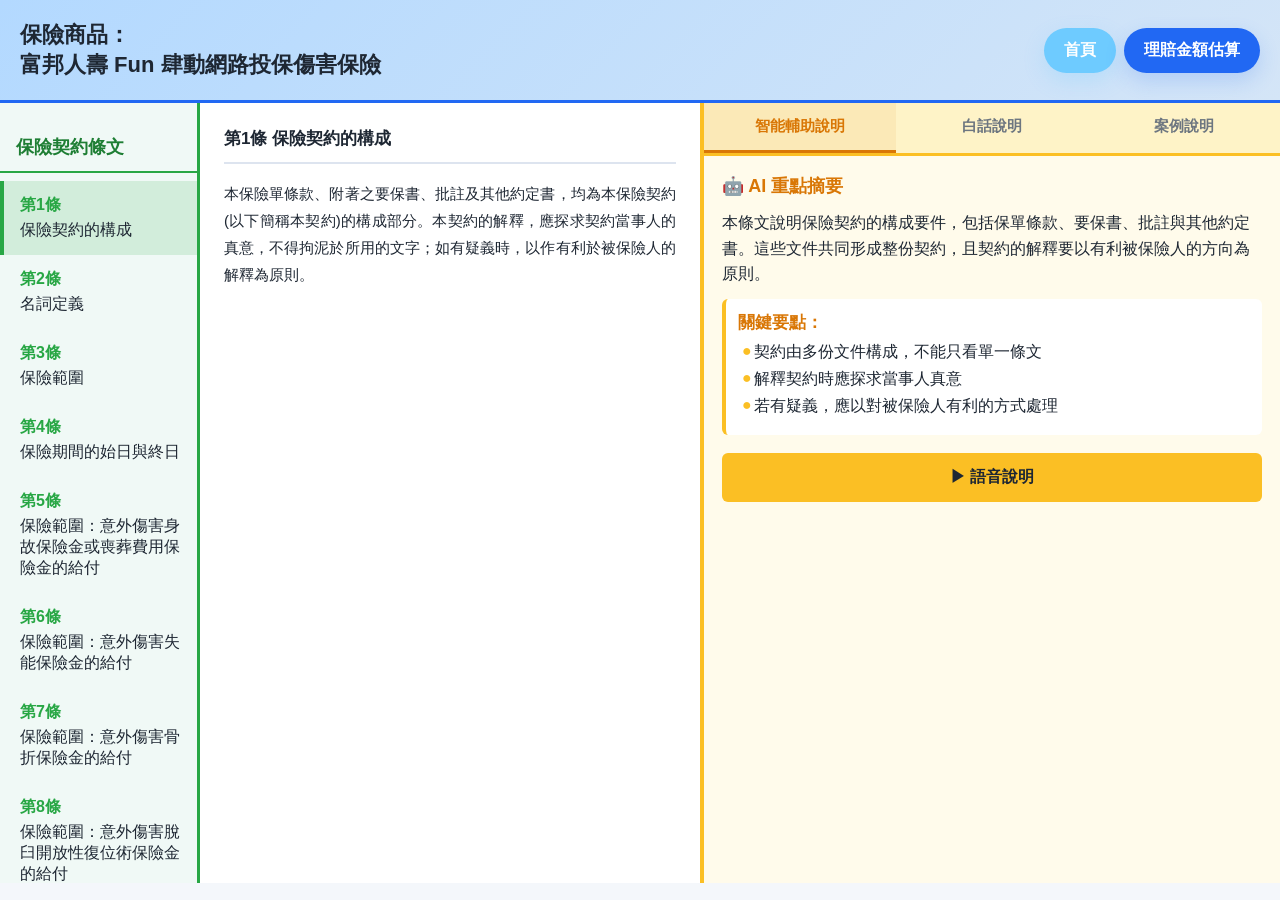
<file: simplify2_voice.html>
<!DOCTYPE html>
<html lang="zh-Hant">
<head>
  <meta charset="UTF-8" />
  <meta name="viewport" content="width=device-width, initial-scale=1.0" />
  <title>保險契約條文簡化</title>
  <link rel="stylesheet" href="styles_simplify.css" />

  <link rel="manifest" href="./manifest.json">
  <meta name="theme-color" content="#ffffff">
</head>
<body>
  <div class="container">
    <!-- 頂部頭條 -->
    <header class="header">
      <div class="header-content">
        <h1>保險商品：<br>富邦人壽 Fun 肆動網路投保傷害保險</h1>
        <div class="header-actions">
          <a class="index-btn" href="index.html">首頁</a>
          <a class="estimate-btn" href="estimate2.html">理賠金額估算</a>
        </div>
      </div>
    </header>

    <div class="main-layout">
      <!-- 左側導航 -->
      <nav class="sidebar">
        <div class="sidebar-title">保險契約條文</div>
        <div class="nav-list">
          <button class="nav-item active" data-section="section1">
            <span class="section-num">第1條</span>
            <span class="section-title">保險契約的構成</span>
          </button>
          <button class="nav-item" data-section="section2">
            <span class="section-num">第2條</span>
            <span class="section-title">名詞定義</span>
          </button>
          <button class="nav-item" data-section="section3">
            <span class="section-num">第3條</span>
            <span class="section-title">保險範圍</span>
          </button>
          <button class="nav-item" data-section="section4">
            <span class="section-num">第4條</span>
            <span class="section-title">保險期間的始日與終日</span>
          </button>
          <button class="nav-item" data-section="section5">
            <span class="section-num">第5條</span>
            <span class="section-title">保險範圍：意外傷害身故保險金或喪葬費用保險金的給付</span>
          </button>
          <button class="nav-item" data-section="section6">
            <span class="section-num">第6條</span>
            <span class="section-title">保險範圍：意外傷害失能保險金的給付</span>
          </button>
          <button class="nav-item" data-section="section7">
            <span class="section-num">第7條</span>
            <span class="section-title">保險範圍：意外傷害骨折保險金的給付</span>
          </button>
          <button class="nav-item" data-section="section8">
            <span class="section-num">第8條</span>
            <span class="section-title">保險範圍：意外傷害脫臼開放性復位術保險金的給付</span>
          </button>
          <button class="nav-item" data-section="section9">
            <span class="section-num">第9條</span>
            <span class="section-title">保險範圍：意外傷害創傷縫合處置保險金的給付</span>
          </button>
          <button class="nav-item" data-section="section10">
            <span class="section-num">第10條</span>
            <span class="section-title">保險範圍：保險金給付的限制</span>
          </button>
          <button class="nav-item" data-section="section11">
            <span class="section-num">第11條</span>
            <span class="section-title">除外責任（原因）</span>
          </button>
          <button class="nav-item" data-section="section12">
            <span class="section-num">第12條</span>
            <span class="section-title">不保事項</span>
          </button>
        </div>
      </nav>

      <!-- 中間內容區域 -->
      <div class="content-area">
        <!-- 條文內容 -->
        <div class="article-content">
          <div class="section active" id="section1">
            <h2>第1條 保險契約的構成</h2>
            <div class="article-text">
              <p>本保險單條款、附著之要保書、批註及其他約定書，均為本保險契約(以下簡稱本契約)的構成部分。本契約的解釋，應探求契約當事人的真意，不得拘泥於所用的文字；如有疑義時，以作有利於被保險人的解釋為原則。</p>
            </div>
          </div>

          <div class="section" id="section2">
            <h2>第2條 名詞定義</h2>
            <div class="article-text">
              <p>本契約所用名詞定義如下：<br>
              一、「保險金額」：係指本契約投保時約定之保險金額。<br>
              二、「傷害」：係指被保險人於本契約有效期間內，遭受意外傷害事故，因而蒙受之傷害。<br>
              三、「意外傷害事故」：係指非由疾病引起之外來突發事故。<br>
              四、「醫院」：係指依照醫療法規定領有開業執照並設有病房收治病人之公、私立及醫療法人醫院。<br>
              五、「診所」：係指依照醫療法規定設立並具備開業執照之診所。<br>
              六、「醫師」：係指依法令取得醫師資格並經核准執業者。<br>
              七、「專科醫師」：係指經醫師考試及格，完成專科醫師訓練，並經中央衛生主管機關甄審合格，領有專科醫師證書者。<br>
              八、「脫臼開放性復位術」：係指符合國際疾病傷害及死因分類標準（ICD-9-CM）手術處置碼 79.81 至79.89 之手術處置。若醫界採用新版分類標準（例如：ICD-10-PCS），本公司於判斷時，應以與新版分類標準相對應之代碼作為判斷標準。</p>
            </div>
          </div>

          <div class="section" id="section3">
            <h2>第3條 保險範圍</h2>
            <div class="article-text">
              <p>被保險人於本契約有效期間內，因遭受意外傷害事故，致其身體蒙受傷害而致失能、死亡、骨折、接受脫臼開放性復位術治療或接受創傷縫合處置時，本公司依照本契約的約定，給付保險金。</p>
            </div>
          </div>

          <div class="section" id="section4">
            <h2>第4條 保險期間的始日與終日</h2>
            <div class="article-text">
              <p>本契約保險期間分別為一年、一百八十日或九十日三種，並以本契約保險單上所載日時為準。<br><br>
              <strong>第四條之一【保險責任的開始及交付保險費】</strong><br>
               本公司應自同意承保並收取第一期保險費後負保險責任，並應發給保險單作為承保的憑證。<br>
              本公司如於同意承保前，預收相當於第一期保險費之金額時，其應負之保險責任，以同意承保時溯自預收相當於第一期保險費金額時開始。但契約另有約定保險期間始日者，從其約定。<br>
              前項情形，在本公司為同意承保與否之意思表示前發生應予給付之保險事故時，本公司仍負保險責任。</p>
            </div>
          </div>

          <div class="section" id="section5">
            <h2>第5條 保險範圍：意外傷害身故保險金或喪葬費用保險金的給付</h2>
            <div class="article-text">
              <p>被保險人於本契約有效期間內遭受第二條約定的意外傷害事故，自意外傷害事故發生之日起一百八十日以內身故者，本公司按保險金額給付身故保險金。但超過一百八十日身故者，受益人若能證明被保險人之身故與該意外傷害事故具有因果關係者，不在此限。<br>
              訂立本契約時，以受監護宣告尚未撤銷者為被保險人，其「意外傷害身故保險金」變更為喪葬費用保險金。<br>
              前項被保險人於民國九十九年二月三日（含）以後所投保之喪葬費用保險金額總和（不限本公司），不得超過遺產及贈與稅法第十七條有關遺產稅喪葬費扣除額之半數，其超過部分本公司不負給付責任，本公司並應無息退還該超過部分之已繳保險費。<br>
              前項情形，如要保人向二家（含）以上保險公司投保，或向同一保險公司投保數個保險契(附)約，且其投保之喪葬費用保險金額合計超過所定之限額者，本公司於所承保之喪葬費用金額範圍內，依各要保書所載之要保時間先後，依約給付喪葬費用保險金至前項喪葬費用額度上限為止，如有二家以上保險公司之保險契約要保時間相同或無法區分其要保時間之先後者，各該保險公司應依其喪葬費用保險金額與扣除要保時間在先之保險公司應理賠之金額後所餘之限額比例分擔其責任。</p>
            </div>
          </div>

          <div class="section" id="section6">
            <h2>第6條 保險範圍：意外傷害失能保險金的給付</h2>
            <div class="article-text">
              <p>被保險人於本契約有效期間內遭受第二條約定的意外傷害事故，自意外傷害事故發生之日起一百八十日以內致成附表一所列失能程度之一者，本公司給付意外傷害失能保險金，其金額按保險金額乘以該表所列之給付比例計算。但超過一百八十日致成失能者，受益人若能證明被保險人之失能與該意外傷害事故具有因果關係者，不在此限。<br>
              被保險人因同一意外傷害事故致成附表一所列二項以上失能程度時，本公司給付各該項意外傷害失能保險金之和，最高以保險金額為限。但不同失能項目屬於同一手或同一足時，僅給付一項意外傷害失能保險金；若失能項目所屬失能等級不同時，給付較嚴重項目的意外傷害失能保險金。<br>
              被保險人因本次意外傷害事故所致之失能，如合併以前（含本契約訂立前）的失能，可領附表一所列較嚴重項目的意外傷害失能保險金者，本公司按較嚴重的項目給付意外傷害失能保險金，但以前的失能，視同已給付意外傷害失能保險金，應扣除之。<br>
              前項情形，若被保險人扣除以前的失能後得領取之保險金低於單獨請領之金額者，不適用合併之約定。<br>
              被保險人於本契約有效期間內因不同意外傷害事故申領意外傷害失能保險金時，本公司累計給付金額最高以保險金額為限。<br>
              第一項情形被保險人之失能如係附表一所列失能等級第一級者，本公司依本條約定給付保險金後，本契約效力即行終止。</p>
            </div>
          </div>

          <div class="section" id="section7">
            <h2>第7條 保險範圍：意外傷害骨折保險金的給付</h2>
            <div class="article-text">
              <p>被保險人於本契約有效期間內遭受第二條約定的意外傷害事故，自意外傷害事故發生之日起一百八十日以內，經醫院或診所治療，診斷確定致成附表二骨折別表所列項目之一，本公司按保險金額的 5%乘以附表二骨折別表所定給付比例，給付「意外傷害骨折保險金」。<br>
              如被保險人自意外傷害事故發生之日起超過一百八十日經診斷確定骨折者，若能證明其與該意外傷害事故具有因果關係者，本公司仍依前項約定給付「意外傷害骨折保險金」，不受前項一百八十日之限制。<br>
              附表二骨折別表內所載給付比例僅適用於骨骼完全折斷之情形。如係不完全骨折，其給付比例為完全骨折的二分之一；如係骨骼龜裂者，其給付比例為完全骨折的四分之一。<br>
              同一意外傷害事故僅給付一次意外傷害骨折保險金。如因同一意外傷害事故致有二處以上骨折時，本公司僅給付一項最高比例之意外傷害骨折保險金。</p>
            </div>
          </div>
          
          <div class="section" id="section8">
            <h2>第8條 保險範圍：意外傷害脫臼開放性復位術保險金的給付</h2>
            <div class="article-text">
              <p>被保險人於本契約有效期間內遭受第二條約定的意外傷害事故，自意外傷害事故發生之日起一百八十日以內，經醫院或診所治療，診斷確定致成附表三脫臼別表所列脫臼項目之一，經醫生診斷必須且實際施行「脫臼開放性復位術」治療者，本公司依其脫臼部位按保險金額的 5%乘以附表三脫臼別表所定給付比例，給付「意外傷害脫臼開放性復位術保險金」。<br>
              如被保險人自意外傷害事故發生之日起超過一百八十日經診斷確定脫臼而施行「脫臼開放性復位術」者，若能證明被保險人之脫臼與該意外傷害事故具有因果關係者，本公司仍依前項約定給付意外傷害脫臼開放性復位術保險金，不受前項一百八十日之限制。<br>
              同一意外傷害事故僅給付一次意外傷害脫臼開放性復位術保險金。如因同一意外傷害事故致成二項以上脫臼經醫師診斷必須且實際施行二項以上之「脫臼開放性復位術」治療者，本公司僅給付一項較高比例之意外傷害脫臼開放性復位術保險金。</p>
            </div>
          </div>
          
          <div class="section" id="section9">
            <h2>第9條 保險範圍：意外傷害創傷縫合處置保險金的給付</h2>
            <div class="article-text">
              <p>被保險人於本契約有效期間內遭受第二條約定的意外傷害事故，於醫院或診所經醫師診斷必須接受創傷縫合處置治療且已接受縫合處置者，本公司依其創傷大小按保險金額的 0.1%乘以附表四意外創傷縫合處置項目及給付比例表所定給付比例，給付「意外傷害創傷縫合處置保險金」。<br>
              同一意外傷害事故僅給付一次意外傷害創傷縫合處置保險金。如因同一意外傷害事故而接受二項以上創傷縫合處置者，本公司僅給付一項較高比例之意外傷害創傷縫合處置保險金。</p>
            </div>
          </div>

          <div class="section" id="section10">
            <h2>第10條 保險範圍：保險金給付的限制</h2>
            <div class="article-text">
              <p>被保險人於本契約有效期間內因同一意外傷害事故致成失能後身故，並符合本契約第五條及第六條約定之申領條件時，本公司之給付總金額合計最高以保險金額為限。<br>
              前項情形，受益人已受領意外傷害失能保險金者，本公司僅就保險金額與已受領金額間之差額負給付責任。<br>
              被保險人於本契約有效期間內因不同意外傷害事故致成失能、身故時，受益人得依第五條及第六條之約定分別申領保險金，不適用第一項之約定。</p>
            </div>
          </div>
        
          <div class="section" id="section11">
            <h2>第11條 除外責任（原因）</h2>
            <div class="article-text">
              <p>被保險人因下列原因致成死亡、失能或傷害時，本公司不負給付保險金的責任：<br>
              一、要保人、被保險人的故意行為。<br>
              二、被保險人犯罪行為。<br>
              三、被保險人飲酒後駕（騎）車，其吐氣或血液所含酒精成份超過道路交通法令規定標準者。<br>
              四、戰爭（不論宣戰與否）、內亂及其他類似的武裝變亂。但契約另有約定者不在此限。<br>
              五、因原子或核子能裝置所引起的爆炸、灼熱、輻射或污染。但契約另有約定者不在此限。前項第一款及第二十三條情形（除被保險人的故意行為外），致被保險人傷害或失能時，本公司仍給付保險金。</p>
            </div>
          </div>
          
          <div class="section" id="section12">
            <h2>第12條 不保事項</h2>
            <div class="article-text">
              <p>被保險人從事下列活動，致成死亡、失能或傷害時，除本契約另有約定外，本公司不負給付保險金的責任：<br>
              一、被保險人從事角力、摔跤、柔道、空手道、跆拳道、馬術、拳擊、特技表演等的競賽或表演。<br>
              二、被保險人從事汽車、機車及自由車等的競賽或表演。</p>
            </div>
          </div>
        </div>

        <!-- 右側說明標籤 -->
        <div class="explanation-panel">
          <div class="explanation-tabs">
            <button class="tab-btn active" data-tab="smart">智能輔助說明</button>
            <button class="tab-btn" data-tab="simple">白話說明</button>
            <button class="tab-btn" data-tab="example">案例說明</button>
                      </div>

          <div class="explanation-content">
            <!-- 第1條說明 -->
            <div class="section-explanation" id="section1-explanation">
              <!-- 智能輔助說明 -->
              <div class="tab-content active" data-section="section1" data-tab="smart">
                <div class="explanation-box">
                  <h3>🤖 AI 重點摘要</h3>
                  <p>本條文說明保險契約的構成要件，包括保單條款、要保書、批註與其他約定書。這些文件共同形成整份契約，且契約的解釋要以有利被保險人的方向為原則。</p>
                  <div class="highlight-box">
                    <strong>關鍵要點：</strong>
                    <ul>
                      <li>契約由多份文件構成，不能只看單一條文</li>
                      <li>解釋契約時應探求當事人真意</li>
                      <li>若有疑義，應以對被保險人有利的方式處理</li>
                    </ul>
                  </div>
                  <br>
                  <button class="play-btn" onclick="speakContent('section1', 'smart')">▶ 語音說明</button>
                </div>
              </div>

              <!-- 白話說明 -->
              <div class="tab-content" data-section="section1" data-tab="simple">
                <div class="explanation-box">
                  <h3>📖 白話說明</h3>
                  <p>這一條在說明保險契約不是只有一張保單，還包含你填的要保書和保險公司加上的批註或特別約定。換句話說，整份契約要一起看，不能只看某一句話。</p>
                  <div class="highlight-box">
                    <strong>簡單重點：</strong>
                    <ul>
                      <li>保險契約包含保單、要保書和批註</li>
                      <li>條文有疑問時要找真實意思</li>
                      <li>有爭議時，傾向對被保險人有利</li>
                    </ul>
                  </div>
                  <br>
                  <button class="play-btn" onclick="speakContent('section1', 'simple')">▶ 語音說明</button>
                </div>
              </div>

              <!-- 案例說明 -->
              <div class="tab-content" data-section="section1" data-tab="example">
                <div class="explanation-box">
                  <h3>📋 案例說明</h3>
                  <div class="highlight-box">
                    <p><strong>案例：</strong>張小姐的保單</p>
                    <ul>
                      <li>保單本體寫明基本保障</li>
                      <li>要保書記錄她申請的保額與資料</li>
                      <li>公司加註的特殊條件也算契約一部分</li>
                      <li>因此解釋時要把所有文件一起看</li>
                    </ul>
                  </div>
                  <br>
                  <button class="play-btn" onclick="speakContent('section1', 'example')">▶ 語音說明</button>
                </div>
              </div>
            </div>

            <!-- 第2條說明 -->
            <div class="section-explanation" id="section2-explanation" style="display: none;">
              <!-- 智能輔助說明 -->
              <div class="tab-content active" data-section="section2" data-tab="smart">
                <div class="explanation-box">
                  <h3>🤖 AI 重點摘要</h3>
                  <p>本條文定義了本契約中重要的專業用語，包括保險金額、保險年齡、傷害、意外傷害事故、醫療機構與手術術語。正確理解這些詞彙，有助於判斷保險責任與給付條件。</p>
                  <div class="highlight-box">
                    <strong>核心名詞：</strong>
                    <ul>
                      <li>保險金額：投保時約定的保障金額</li>
                      <li>傷害與意外傷害事故：事故必須是外來突發原因</li>
                      <li>醫師/專科醫師：持證執業的醫療專業人員</li>
                    </ul>
                  </div>
                  <br>
                  <button class="play-btn" onclick="speakContent('section2', 'smart')">▶ 語音說明</button>
                </div>
              </div>

              <!-- 白話說明 -->
              <div class="tab-content" data-section="section2" data-tab="simple">
                <div class="explanation-box">
                  <h3>📖 白話說明</h3>
                  <p>這一條在解釋一些重要的詞，例如「保險金額」就是你實際買的保險額，「意外傷害事故」是指突發的外來事件，不包括疾病。還有「醫院」、「診所」、「醫師」都是有執照的醫療機構與專業人員。</p>
                  <div class="highlight-box">
                    <strong>簡單重點：</strong>
                    <ul>
                      <li>保險金額是你投保時約定的金額</li>
                      <li>意外傷害事故要是突發、外來的事故</li>
                      <li>醫師和專科醫師需依法取得資格</li>
                    </ul>
                  </div>
                  <br>
                  <button class="play-btn" onclick="speakContent('section2', 'simple')">▶ 語音說明</button>
                </div>
              </div>

              <!-- 案例說明 -->
              <div class="tab-content" data-section="section2" data-tab="example">
                <div class="explanation-box">
                  <h3>📋 案例說明</h3>
                  <div class="highlight-box">
                    <p><strong>案例：</strong>王先生的用語解讀</p>
                    <ul>
                      <li>保險金額：保單上寫的200萬元</li>
                      <li>意外傷害事故：他騎車被撞，是外來突發事件</li>
                      <li>醫師：必須是有執照的醫生</li>
                      <li>脫臼開放性復位術：符合手術代碼的復位手術</li>
                    </ul>
                  </div>
                  <br>
                  <button class="play-btn" onclick="speakContent('section2', 'example')">▶ 語音說明</button>
                </div>
              </div>
            </div>


            <!-- 第3條說明 -->
            <div class="section-explanation" id="section3-explanation" style="display: none;">
              <div class="tab-content active" data-section="section3" data-tab="smart">
                <div class="explanation-box">
                  <h3>🤖 AI 重點摘要</h3>
                  <p>本條文列出保險公司的責任範圍：被保險人因意外傷害事故死亡、失能、骨折、需要脫臼復位手術或創傷縫合時，保險公司依約給付保險金。</p>
                  <div class="highlight-box">
                    <strong>重要範圍：</strong>
                    <ul>
                      <li>死亡與失能均屬理賠範圍</li>
                      <li>骨折、脫臼復位與創傷縫合也可理賠</li>
                      <li>必須是意外傷害事故所致</li>
                    </ul>
                  </div>
                  <br>
                  <button class="play-btn" onclick="speakContent('section3', 'smart')">▶ 語音說明</button>
                </div>
              </div>

              <div class="tab-content" data-section="section3" data-tab="simple">
                <div class="explanation-box">
                  <h3>📖 白話說明</h3>
                  <p>這一條說明保險公司會賠的情況，包含你因意外受傷後死亡或重傷失能，還包括骨折、脫臼復位手術和傷口縫合等情況。</p>
                  <br>
                  <button class="play-btn" onclick="speakContent('section3', 'simple')">▶ 語音說明</button>
                </div>
              </div>

              <div class="tab-content" data-section="section3" data-tab="example">
                <div class="explanation-box">
                  <h3>📋 案例說明</h3>
                  <div class="highlight-box">
                    <p><strong>案例：</strong>騎車意外受傷</p>
                    <ul>
                      <li>被保險人騎車被撞，造成骨折</li>
                      <li>需要脫臼復位手術</li>
                      <li>同時也有創傷縫合治療</li>
                      <li>這些都在第3條的理賠範圍內</li>
                    </ul>
                  </div>
                  <br>
                  <button class="play-btn" onclick="speakContent('section3', 'example')">▶ 語音說明</button>
                </div>
              </div>
            </div>

            <!-- 第4條說明 -->
            <div class="section-explanation" id="section4-explanation" style="display: none;">
              <div class="tab-content active" data-section="section4" data-tab="smart">
                <div class="explanation-box">
                  <h3>🤖 AI 重點摘要</h3>
                  <p>本條文說明保險期間的起訖日，並補充第4條之一，指出保險責任通常自同意承保並收取第一期保費後開始；若契約另有約定，則從約定的生效日開始。</p>
                  <div class="highlight-box">
                    <strong>重點內容：</strong>
                    <ul>
                      <li>保險期間有起日與終日</li>
                      <li>責任開始通常與收取首期保費有關</li>
                      <li>若另有約定，依約定日時開始</li>
                    </ul>
                  </div>
                  <br>
                  <button class="play-btn" onclick="speakContent('section4', 'smart')">▶ 語音說明</button>
                </div>
              </div>

              <div class="tab-content" data-section="section4" data-tab="simple">
                <div class="explanation-box">
                  <h3>📖 白話說明</h3>
                  <p>這一條在說明保險到底從哪一天開始、到哪一天結束。通常保險公司同意承保並收了第一期保費後，保單就開始生效；如果有特別約定，也會從約定的日期開始。</p>
                  <br>
                  <button class="play-btn" onclick="speakContent('section4', 'simple')">▶ 語音說明</button>
                </div>
              </div>

              <div class="tab-content" data-section="section4" data-tab="example">
                <div class="explanation-box">
                  <h3>📋 案例說明</h3>
                  <div class="highlight-box">
                    <p><strong>案例：</strong>保單生效時間</p>
                    <ul>
                      <li>投保申請後，保險公司同意承保</li>
                      <li>保險公司收取首期保費後保單啟動</li>
                      <li>如果契約另有生效日期，就從那天開始</li>
                      <li>經常要看「保險期間」和「責任開始」兩個時間</li>
                    </ul>
                  </div>
                  <br>
                  <button class="play-btn" onclick="speakContent('section4', 'example')">▶ 語音說明</button>
                </div>
              </div>
            </div>

            <!-- 第5條說明 -->
            <div class="section-explanation" id="section5-explanation" style="display: none;">
              <div class="tab-content active" data-section="section5" data-tab="smart">
                <div class="explanation-box">
                  <h3>🤖 AI 重點摘要</h3>
                  <p>本條文規定意外傷害身故保險金或喪葬費用保險金的給付，並說明若身故時間超過180日但能證明因意外死亡，仍可給付。還提到監護宣告者保險金會改為喪葬費用保險金，以及超過法定限額時的退費處理。</p>
                  <div class="highlight-box">
                    <strong>重點內容：</strong>
                    <ul>
                      <li>身故180日內給付身故保險金</li>
                      <li>超過180日也可給付，但要證明因果關係</li>
                      <li>監護宣告者保險金改為喪葬費用保險金</li>
                    </ul>
                  </div>
                  <br>
                  <button class="play-btn" onclick="speakContent('section5', 'smart')">▶ 語音說明</button>
                </div>
              </div>

              <div class="tab-content" data-section="section5" data-tab="simple">
                <div class="explanation-box">
                  <h3>📖 白話說明</h3>
                  <p>這一條說明：如果被保險人因意外身故，保險公司會賠身故保險金；如果已經是監護被保險人，就改賠喪葬費用。若超過180天身故，只要能證明是意外造成，也仍可能理賠。</p>
                  <br>
                  <button class="play-btn" onclick="speakContent('section5', 'simple')">▶ 語音說明</button>
                </div>
              </div>

              <div class="tab-content" data-section="section5" data-tab="example">
                <div class="explanation-box">
                  <h3>📋 案例說明</h3>
                  <div class="highlight-box">
                    <p><strong>案例：</strong>李先生意外身故</p>
                    <ul>
                      <li>事故發生180日內身故：按身故保險金給付</li>
                      <li>超過180日身故：要證明是該意外造成，才會理賠</li>
                      <li>如被保險人是受監護宣告者：改給喪葬費用保險金</li>
                      <li>超過法定喪葬費上限的部分不給付</li>
                    </ul>
                  </div>
                  <br>
                  <button class="play-btn" onclick="speakContent('section5', 'example')">▶ 語音說明</button>
                </div>
              </div>
            </div>

            <!-- 第6條說明 -->
            <div class="section-explanation" id="section6-explanation" style="display: none;">
              <div class="tab-content active" data-section="section6" data-tab="smart">
                <div class="explanation-box">
                  <h3>🤖 AI 重點摘要</h3>
                  <p>本條文規定意外傷害失能保險金的給付方式。它強調給付依附表比例計算，同一手或同一足若有多項失能，僅給付一項；若已有以前的失能，應先扣除原先給付部分。</p>
                  <div class="highlight-box">
                    <strong>重點內容：</strong>
                    <ul>
                      <li>依附表比例給付失能保險金</li>
                      <li>同一手或足僅給付一項最高金額</li>
                      <li>既有失能須先扣除，再計算給付</li>
                    </ul>
                  </div>
                  <br>
                  <button class="play-btn" onclick="speakContent('section6', 'smart')">▶ 語音說明</button>
                </div>
              </div>

              <div class="tab-content" data-section="section6" data-tab="simple">
                <div class="explanation-box">
                  <h3>📖 白話說明</h3>
                  <p>這條說的是你如果因意外造成失能，保險公司會按附表給你賠。其中如果是同一隻手或同一隻腳的多個失能項目，只會算一項；如果你之前就有失能，新的給付要扣掉原來已給付的部分。</p>
                  <br>
                  <button class="play-btn" onclick="speakContent('section6', 'simple')">▶ 語音說明</button>
                </div>
              </div>

              <div class="tab-content" data-section="section6" data-tab="example">
                <div class="explanation-box">
                  <h3>📋 案例說明</h3>
                  <div class="highlight-box">
                    <p><strong>案例：</strong>李先生手部與腳部失能</p>
                    <ul>
                      <li>他因意外造成右手失能與左腳失能</li>
                      <li>右手與左腳可各自按附表給付</li>
                      <li>若右手有兩種失能，僅給一項較高金額</li>
                      <li>如果他原本已有失能，會先扣除原本已給付的金額</li>
                    </ul>
                  </div>
                  <br>
                  <button class="play-btn" onclick="speakContent('section6', 'example')">▶ 語音說明</button>
                </div>
              </div>
            </div>

            <!-- 第7條說明 -->
            <div class="section-explanation" id="section7-explanation" style="display: none;">
              <div class="tab-content active" data-section="section7" data-tab="smart">
                <div class="explanation-box">
                  <h3>🤖 AI 重點摘要</h3>
                  <p>本條文說明意外傷害骨折保險金的給付，包含給付比例、180日後仍可理賠的條件，以及不完全骨折與裂紋骨折的給付比例差異。</p>
                  <div class="highlight-box">
                    <strong>重點內容：</strong>
                    <ul>
                      <li>骨折按附表比例給付，基本為5%乘以比例</li>
                      <li>不完全骨折給付一半，裂紋骨折給付四分之一</li>
                      <li>同一次事故只給付一次骨折保險金</li>
                    </ul>
                  </div>
                  <br>
                  <button class="play-btn" onclick="speakContent('section7', 'smart')">▶ 語音說明</button>
                </div>
              </div>

              <div class="tab-content" data-section="section7" data-tab="simple">
                <div class="explanation-box">
                  <h3>📖 白話說明</h3>
                  <p>這條是說如果你骨折了，保險公司會按表上的比例賠。若骨折不是完全折斷，賠的金額會少一些；如果只是裂紋，賠得更少。而同一次意外只能拿一次骨折理賠。</p>
                  <br>
                  <button class="play-btn" onclick="speakContent('section7', 'simple')">▶ 語音說明</button>
                </div>
              </div>

              <div class="tab-content" data-section="section7" data-tab="example">
                <div class="explanation-box">
                  <h3>📋 案例說明</h3>
                  <div class="highlight-box">
                    <p><strong>案例：</strong>張小姐的手臂骨折</p>
                    <ul>
                      <li>手臂完全骨折：按5%×附表比例給付</li>
                      <li>如果是裂紋骨折：僅給四分之一的比例</li>
                      <li>即使後來還有其他骨折，也同一次事故只給一次</li>
                    </ul>
                  </div>
                  <br>
                  <button class="play-btn" onclick="speakContent('section7', 'example')">▶ 語音說明</button>
                </div>
              </div>
            </div>

            <!-- 第8條說明 -->
            <div class="section-explanation" id="section8-explanation" style="display: none;">
              <div class="tab-content active" data-section="section8" data-tab="smart">
                <div class="explanation-box">
                  <h3>🤖 AI 重點摘要</h3>
                  <p>本條文說明意外傷害脫臼開放性復位術保險金給付，包括手術符合特定手術代碼，若超過180日仍能證明因果關係，仍可給付。同一事故若有多處復位手術，以較高金額給付一次。</p>
                  <div class="highlight-box">
                    <strong>重點內容：</strong>
                    <ul>
                      <li>符合手術代碼的脫臼復位術可給付</li>
                      <li>給付金額是保險金額的5%乘以比例</li>
                      <li>同一事故多項手術僅給一項最高金額</li>
                    </ul>
                  </div>
                  <br>
                  <button class="play-btn" onclick="speakContent('section8', 'smart')">▶ 語音說明</button>
                </div>
              </div>

              <div class="tab-content" data-section="section8" data-tab="simple">
                <div class="explanation-box">
                  <h3>📖 白話說明</h3>
                  <p>這條說的是如果你因意外脫臼且需要開放性復位手術，保險公司會賠。若後來證明這次脫臼和事故有關，超過180天也仍可能賠；但同一次事故只會給一次這項理賠。</p>
                  <br>
                  <button class="play-btn" onclick="speakContent('section8', 'simple')">▶ 語音說明</button>
                </div>
              </div>

              <div class="tab-content" data-section="section8" data-tab="example">
                <div class="explanation-box">
                  <h3>📋 案例說明</h3>
                  <div class="highlight-box">
                    <p><strong>案例：</strong>肩膀脫臼手術</p>
                    <ul>
                      <li>因意外肩膀脫臼，需要復位手術</li>
                      <li>手術符合手術代碼，保險公司給付</li>
                      <li>如果同一事故還有其他復位手術，僅給一次最高金額</li>
                      <li>超過180天只要證明因果關係也能理賠</li>
                    </ul>
                  </div>
                  <br>
                  <button class="play-btn" onclick="speakContent('section8', 'example')">▶ 語音說明</button>
                </div>
              </div>
            </div>

            <!-- 第9條說明 -->
            <div class="section-explanation" id="section9-explanation" style="display: none;">
              <div class="tab-content active" data-section="section9" data-tab="smart">
                <div class="explanation-box">
                  <h3>🤖 AI 重點摘要</h3>
                  <p>本條文說明創傷縫合處置保險金的給付，依創傷大小按保險金額的0.1%乘以表定比例計算。即使同一事故有多處縫合，也僅給付一次最高金額。</p>
                  <div class="highlight-box">
                    <strong>重點內容：</strong>
                    <ul>
                      <li>依創傷大小按0.1%乘以比例給付</li>
                      <li>同一次事故多個縫合僅給一次理賠</li>
                      <li>給付金額與創傷程度、處置方式有關</li>
                    </ul>
                  </div>
                  <br>
                  <button class="play-btn" onclick="speakContent('section9', 'smart')">▶ 語音說明</button>
                </div>
              </div>

              <div class="tab-content" data-section="section9" data-tab="simple">
                <div class="explanation-box">
                  <h3>📖 白話說明</h3>
                  <p>這一條說的是你因意外受傷，醫生幫你縫合傷口時，保險公司會依照傷口大小給你理賠。即使傷口分成好幾處，只要是同一次事故，就只會給一次。</p>
                  <br>
                  <button class="play-btn" onclick="speakContent('section9', 'simple')">▶ 語音說明</button>
                </div>
              </div>

              <div class="tab-content" data-section="section9" data-tab="example">
                <div class="explanation-box">
                  <h3>📋 案例說明</h3>
                  <div class="highlight-box">
                    <p><strong>案例：</strong>意外割傷縫合</p>
                    <ul>
                      <li>手臂被玻璃劃傷需縫合</li>
                      <li>保險公司依傷口大小給付縫合保險金</li>
                      <li>即使同一次事故還有其他縫合處，也只給一次</li>
                      <li>給付金額與縫合的創傷程度有關</li>
                    </ul>
                  </div>
                  <br>
                  <button class="play-btn" onclick="speakContent('section9', 'example')">▶ 語音說明</button>
                </div>
              </div>
            </div>

            <!-- 第10條說明 -->
            <div class="section-explanation" id="section10-explanation" style="display: none;">
              <div class="tab-content active" data-section="section10" data-tab="smart">
                <div class="explanation-box">
                  <h3>🤖 AI 重點摘要</h3>
                  <p>本條文規範被保險人因意外事故造成失能與身故時的理賠方式，區分同一事故與不同事故的情形，並限制保險公司給付總額不得超過保險金額。</p>
                  <div class="highlight-box">
                    <strong>重點內容：</strong>
                    <ul>
                      <li>同一意外事故造成失能後再身故 → 總理賠金額最高以保險金額為限</li>
                      <li>已領取失能保險金 → 身故時僅補差額</li>
                      <li>不同意外事故造成失能與身故 → 可分別申領，不受總額限制</li>
                    </ul>
                  </div>
                  <br>
                  <button class="play-btn" onclick="speakContent('section10', 'smart')">▶ 語音說明</button>
                </div>
              </div>

              <div class="tab-content" data-section="section10" data-tab="simple">
                <div class="explanation-box">
                  <h3>📖 白話說明</h3>
                  <p>如果被保險人因同一場意外先失能，之後又因此身故，保險公司理賠的總金額不會超過原本的保額。假設之前已經領過失能理賠，之後身故時，只會再補剩下的差額。<br>
                  但如果失能和身故是由不同次意外造成的，例如一次車禍造成失能，之後又因另一場意外身故，那麼兩種保險金可以分開申請，沒有總額限制。</p>
                  <br>
                  <button class="play-btn" onclick="speakContent('section10', 'simple')">▶ 語音說明</button>
                </div>
              </div>

              <div class="tab-content" data-section="section10" data-tab="example">
                <div class="explanation-box">
                  <h3>📋 案例說明</h3>
                  <div class="highlight-box">
                    <p><strong>案例一：同一事故</strong> </p>
                    <p>小明因車禍失能，保險公司先給付失能保險金 50 萬。半年後小明因同一場車禍後遺症身故，保險金額為 100 萬，保險公司只需再補 50 萬，總額不超過 100 萬。</p>
                    <p><strong>案例二：不同事故</strong></p>
                    <p>小華因跌倒失能，領取失能保險金 80 萬。兩年後小華因另一場火災事故身故，保險金額為 100 萬。因為是不同事故，受益人可以再申領 100 萬的身故保險金，兩筆理賠分開計算。</p>
                    <br>
                  <button class="play-btn" onclick="speakContent('section10', 'example')">▶ 語音說明</button>
                  </div>
                </div>
              </div>
            </div>

            <!-- 第11條說明 -->
            <div class="section-explanation" id="section11-explanation" style="display: none;">
              <div class="tab-content active" data-section="section11" data-tab="smart">
                <div class="explanation-box">
                  <h3>🤖 AI 重點摘要</h3>
                  <p>本條文列出保險不負給付責任的除外情形，包括被保險人故意行為、犯罪、酒駕或酒後騎乘、戰爭與原子能、核能造成的損害。這些狀況通常不在理賠範圍內。</p>
                  <div class="highlight-box">
                    <strong>重點內容：</strong>
                    <ul>
                      <li>故意行為與犯罪不理賠</li>
                      <li>酒駕或酒後騎乘導致的事故不理賠</li>
                      <li>戰爭與原子能、核能災害不理賠</li>
                    </ul>
                  </div>
                  <br>
                  <button class="play-btn" onclick="speakContent('section11', 'smart')">▶ 語音說明</button>
                </div>
              </div>

              <div class="tab-content" data-section="section11" data-tab="simple">
                <div class="explanation-box">
                  <h3>📖 白話說明</h3>
                  <p>這一條告訴你如果是自己故意造成的傷害、犯罪行為、酒駕或遇到戰爭、核災，保險公司通常不會賠。意思是保險主要賠意外，不賠這些高風險或不合法的情況。</p>
                  <br>
                  <button class="play-btn" onclick="speakContent('section11', 'simple')">▶ 語音說明</button>
                </div>
              </div>

              <div class="tab-content" data-section="section11" data-tab="example">
                <div class="explanation-box">
                  <h3>📋 案例說明</h3>
                  <div class="highlight-box">
                    <p><strong>案例：</strong>酒後騎車事故</p>
                    <ul>
                      <li>王先生酒後騎機車發生事故</li>
                      <li>這種情況屬於除外責任</li>
                      <li>保險公司通常不會理賠</li>
                      <li>因此酒後行為要特別注意</li>
                    </ul>
                  </div>
                  <br>
                  <button class="play-btn" onclick="speakContent('section11', 'example')">▶ 語音說明</button>
                </div>
              </div>
            </div>

            <!-- 第12條說明 -->
            <div class="section-explanation" id="section12-explanation" style="display: none;">
              <div class="tab-content active" data-section="section12" data-tab="smart">
                <div class="explanation-box">
                  <h3>🤖 AI 重點摘要</h3>
                  <p>本條文列出不保事項，指定某些競賽、表演或運動活動造成的死亡、失能或傷害不在給付範圍內，除非契約另有規定。包括格鬥運動、馬術、拳擊、汽車與自行車競賽等。</p>
                  <div class="highlight-box">
                    <strong>重點內容：</strong>
                    <ul>
                      <li>某些競賽與表演活動不保</li>
                      <li>包括摔跤、柔道、空手道、拳擊等</li>
                      <li>也包括汽機車與自由車競賽或表演</li>
                    </ul>
                  </div>
                  <br>
                  <button class="play-btn" onclick="speakContent('section12', 'smart')">▶ 語音說明</button>
                </div>
              </div>

              <div class="tab-content" data-section="section12" data-tab="simple">
                <div class="explanation-box">
                  <h3>📖 白話說明</h3>
                  <p>這一條在說明，如果你是在某些風險很高的比賽或表演活動中受傷或死亡，保險公司通常不會賠。像角力、摔跤、拳擊、馬術、賽車、騎車比賽等都屬於這類不保活動。</p>
                  <br>
                  <button class="play-btn" onclick="speakContent('section12', 'simple')">▶ 語音說明</button>
                </div>
              </div>

              <div class="tab-content" data-section="section12" data-tab="example">
                <div class="explanation-box">
                  <h3>📋 案例說明</h3>
                  <div class="highlight-box">
                    <p><strong>案例：</strong>林先生參加賽車活動</p>
                    <ul>
                      <li>他在汽車競賽中發生事故受傷</li>
                      <li>這種賽車活動屬於第12條不保事項</li>
                      <li>保險公司通常不會賠付這種傷害</li>
                      <li>同樣地，武術競賽與特技表演也不包含在內</li>
                    </ul>
                  </div>
                  <br>
                  <button class="play-btn" onclick="speakContent('section12', 'example')">▶ 語音說明</button>
                </div>
              </div>
            </div>
        </div>
      </div>
    </div>
  </div>

  <script src="app.js"></script>
  <script>
  if ('serviceWorker' in navigator) {
    navigator.serviceWorker.register('./service-worker.js')
      .then(() => console.log('Service Worker Registered'));
  }
  </script>
  <script>
    function speakContent(section, tab) {
      const content = document.querySelector(`.tab-content[data-section="${section}"][data-tab="${tab}"]`);
      if (!content) return;
      const lines = Array.from(content.querySelectorAll('p, li'))
        .map(el => el.textContent.trim())
        .filter(Boolean);
      const text = lines.join(' ');
      if (!text) return;
      const speech = new SpeechSynthesisUtterance(text);
      speech.lang = 'zh-TW';
      speech.rate = 1;
      speech.pitch = 1;
      window.speechSynthesis.cancel();
      window.speechSynthesis.speak(speech);
    }
  </script>
</body>
</html>
</file>
<file: styles_index.css>
* {
  margin: 0;
  padding: 0;
  box-sizing: border-box;
}

html,
body {
  min-width: 0;
}

body {
  font-family: "Noto Sans", "Microsoft YaHei", sans-serif;
  background: #f4f7fb;
  color: #1e2733;
}

.container {
  display: flex;
  flex-direction: column;
  gap: 30px;
}

.section h3 {
  margin-bottom: 12px;
  font-size: 22px;
  color: #333;
  text-align: center;
}

.button-row {
  display: flex;
  gap: 20px;
  flex-wrap: nowrap;   /* 不允許換行 */
  justify-content: center; /* 置中排列（可選） */
}

button {
  width: 400px;
  height: 80px;
  border: none;
  border-radius: 12px;
  color: white;
  font-size: 18px;
  cursor: pointer;
}

.btn {
  background: #6eb8c7;
}

.header {
  background: linear-gradient(135deg, #b3d9ff 0%, #d4e5f7 100%);
  padding: 20px 0; /* 上下內距，左右由 .header-content 控制 */
  border-bottom: 3px solid #2168f3;
  box-sizing: border-box;
  width: 100vw;                 /* 佔滿視窗寬度 */
  position: relative;
  left: 50%;
  right: 50%;
  margin-left: -50vw;           /* 使區塊置中並延展到邊緣 */
  margin-right: -50vw;
}

.header-content {
  max-width: 1600px;
  margin: 0 auto;
  padding: 0 20px; /* 讓內部在窄螢幕有左右間距，避免文字貼邊 */
  display: flex;
  align-items: center;
  justify-content: space-between;
  gap: 16px;
}

.header h1 {
  font-size: 22px;
  font-weight: 600;
  color: #1e2733;
  margin-bottom: 0;
}

.header-actions {
  display: flex;
  gap: 8px;
}

.estimate-btn,
.index-btn {
  display: inline-flex;
  align-items: center;
  justify-content: center;
  padding: 12px 20px;
  color: white;
  text-decoration: none;
  border-radius: 999px;
  font-weight: 700;
  transition: transform 0.2s ease, background 0.2s ease;
}

.estimate-btn {
  background: #2168f3;
  box-shadow: 0 8px 20px rgba(33, 104, 243, 0.18);
}

.estimate-btn:hover {
  background: #184fcc;
  transform: translateY(-1px);
}

.index-btn {
  background: #6ecbff;
  box-shadow: 0 8px 20px rgba(110, 203, 255, 0.25);
}

.index-btn:hover {
  background: #4bbcff;
  transform: translateY(-1px);
}

@media (max-width: 1080px) and (min-width: 769px) {
  .header-content {
    flex-wrap: wrap;
    align-items: flex-start;
    max-width: none;
  }

  .header h1 {
    font-size: 21px;
  }

  .section h3 {
    font-size: 20px;
    text-align: center; /* 標題置中 */
  }

  button {
    font-size: 18px;
    height: 72px;
  }

  .container {
    gap: 20px;
    padding: 0 16px;
  }

  .button-row {
    display: flex;
    gap: 12px;
    flex-wrap: nowrap;       /* 不允許換行 */
    justify-content: center; /* 按鈕置中排列 */
  }
}

@media (max-width: 768px) {
  .header-content {
    flex-wrap: wrap;
    align-items: flex-start;
    max-width: none;
    padding: 0 12px;
  }

  .header h1 {
    font-size: 21px;
  }

  .container {
    gap: 16px;
    padding: 0 12px;
  }

  .button-row {
    display: flex;
    flex-direction: column; /* 手機改成直排 */
    gap: 12px;
  }

  button {
    width: 100%;
    max-width: none;
    font-size: 16px;
    height: 52px;
  }

  .section h3 {
    font-size: 20px;
    text-align: center; /* 標題置中 */
  }
}

/* Ensure small screens don't get horizontal overflow */
@media (max-width: 1199px) {
  html, body {
    overflow-x: hidden;
  }
}
</file>
<file: styles_estimate.css>
:root {
  --primary-blue: #2168f3;
  --primary-green: #28a745;
  --primary-yellow: #fbbf24;
  --dark-yellow: #d97706;
  --text-dark: #1e2733;
  --text-muted: #6d7680;
  --border-color: #dde4ef;
  --bg-light: #f9fbff;
}

* {
  margin: 0;
  padding: 0;
  box-sizing: border-box;
}

html,
body,
.container,
.main-layout,
.content-area,
.form-card,
.result-card {
  min-width: 0;
}

body {
  font-family: "Noto Sans", "Microsoft YaHei", sans-serif;
  background: #f4f7fb;
  color: var(--text-dark);
}

.container {
  width: 100%;
  display: flex;
  flex-direction: column;
}

input,
select,
textarea {
  word-break: break-word;
  overflow-wrap: anywhere;
}

.field-input,
.textarea-input,
.amount-input-group,
.field-label {
  min-width: 0;
}

/* Header 樣式 */
.header {
  background: linear-gradient(135deg, #b3d9ff 0%, #d4e5f7 100%);
  padding: 20px;
  border-bottom: 3px solid var(--primary-blue);
}

.header-content {
  max-width: 1600px;
  margin: 0 auto;
  display: flex;
  align-items: center;
  justify-content: space-between;
  gap: 16px;
}

.header h1 {
  font-size: 22px;
  font-weight: 600;
  color: var(--text-dark);
  margin-bottom: 0;
}

.header-actions {
  display: flex;
  align-items: center;
}

/* Prevent header action buttons from shrinking or wrapping on small screens */
.header-actions a {
  flex: 0 0 auto;
  white-space: nowrap;
  box-sizing: border-box;
}

.estimate-btn {
  display: inline-flex;
  align-items: center;
  justify-content: center;
  padding: 12px 20px;
  background: var(--primary-blue);
  color: white;
  text-decoration: none;
  border-radius: 999px;
  font-weight: 700;
  box-shadow: 0 8px 20px rgba(33, 104, 243, 0.18);
  transition: transform 0.2s ease, background 0.2s ease;
}

.estimate-btn:hover {
  background: #184fcc;
  transform: translateY(-1px);
}

.index-btn {
  display: inline-flex;
  align-items: center;
  justify-content: center;
  padding: 12px 20px;
  background: #6ecbff;
  color: white;
  text-decoration: none;
  border-radius: 999px;
  font-weight: 700;
  box-shadow: 0 8px 20px rgba(110, 203, 255, 0.25);
  transition: transform 0.2s ease, background 0.2s ease;
}

.index-btn:hover {
  background: #4bbcff;
  transform: translateY(-1px);
}

/* Ensure index-btn and estimate-btn keep consistent sizing behavior */
.estimate-btn,
.index-btn {
  flex: 0 0 auto;
  white-space: nowrap;
}

.header-actions {
  display: flex;
  gap: 8px;
}

/* 主要佈局 */
.main-layout {
  display: grid;
  grid-template-columns: 240px 1fr;
  gap: 0;
  flex: 1;
  max-width: 100%;
}

.main-layout.single-column {
  grid-template-columns: 1fr;
  width: 100%;
}

/* 內容區域 */
.content-area {
  display: grid;
  grid-template-columns: 1fr 580px;
  gap: 0;
  background: white;
}

.content-area.single-column {
  grid-template-columns: 1fr;
  width: 100%;
  min-height: calc(100vh - 120px);
}

.calculator-content {
  max-height: none;
  padding: 32px 20px 48px;
  width: 100%;
  min-height: calc(100vh - 120px);
  overflow-y: visible;
}

.calculator-panel {
  display: flex;
  flex-direction: column;
  gap: 24px;
}

.calculator-header h2 {
  font-size: 32px;
  margin-bottom: 8px;
}

.calculator-header p {
  color: var(--text-muted);
  line-height: 1.7;
}

.calculator-grid {
  display: grid;
  grid-template-columns: repeat(2, minmax(300px, 1fr));
  gap: 24px;
}

.calculator-grid.table-layout {
  grid-template-columns: 1fr;
}

.field-group-row {
  display: grid;
  grid-template-columns: 1fr 1fr;
  gap: 32px;
}

.field-column {
  display: flex;
  flex-direction: column;
  gap: 0;
}

.form-card.full-width {
  grid-column: 1 / -1;
}

.form-card {
  background: #ffffff;
  border: 1px solid var(--border-color);
  border-radius: 18px;
  padding: 24px;
  box-shadow: 0 10px 30px rgba(33, 104, 243, 0.08);
}

.card-title {
  font-size: 20px;
  font-weight: 700;
  color: var(--primary-blue);
  margin-bottom: 18px;
}

.field-row {
  display: flex;
  align-items: center;
  margin-bottom: 12px;
}

.field-row:last-child {
  margin-bottom: 0;
}

.field-label {
  font-size: 17px;
  color: var(--text-dark);
  font-weight: 600;
  min-width: 120px;
  flex-shrink: 0;
}

.field-input {
  flex: 1;
  padding: 14px 16px;
  border: 1px solid var(--border-color);
  border-radius: 12px;
  font-size: 17px;
  color: var(--text-dark);
  background: #f9fbff;
}

.textarea-input {
  width: 100%;
  padding: 14px 16px;
  border: 1px solid var(--border-color);
  border-radius: 12px;
  font-size: 17px;
  color: var(--text-dark);
  background: #f9fbff;
}

.field-input:focus,
.textarea-input:focus {
  outline: none;
  border-color: var(--primary-blue);
  box-shadow: 0 0 0 4px rgba(33, 104, 243, 0.08);
}

.amount-input-group {
  display: flex;
  align-items: center;
  gap: 12px;
}

.amount-unit {
  padding: 14px 12px;
  border: 1px solid var(--border-color);
  border-radius: 12px;
  background: #f4f7fb;
  color: var(--text-dark);
  font-size: 17px;
}

.calculator-actions {
  display: flex;
  flex-wrap: wrap;
  gap: 16px;
}

.btn-primary,
.btn-secondary {
  padding: 16px 28px;
  border-radius: 999px;
  font-size: 18px;
  font-weight: 700;
  cursor: pointer;
  border: none;
  transition: transform 0.2s ease, box-shadow 0.2s ease;
}

.btn-primary {
  background: var(--primary-yellow);
  color: var(--text-dark);
  box-shadow: 0 12px 20px rgba(247, 187, 36, 0.24);
}

.btn-primary:hover {
  transform: translateY(-2px);
  box-shadow: 0 14px 24px rgba(247, 187, 36, 0.32);
}

.btn-secondary {
  background: #f3f4f6;
  color: var(--text-dark);
}

.btn-secondary:hover {
  transform: translateY(-2px);
}

.result-card {
  background: #eef6ff;
  border: 1px solid rgba(33, 104, 243, 0.18);
  border-radius: 18px;
  padding: 24px;
  margin-top: 24px;
}

.result-header {
  margin-bottom: 18px;
}

.result-label {
  font-size: 20px;
  color: var(--primary-blue);
  font-weight: 700;
}

.result-product-info {
  background: #fef3c7;
  padding: 16px;
  border-radius: 12px;
  margin-bottom: 20px;
  font-size: 16px;
  line-height: 1.7;
  color: var(--text-dark);
  max-height: 250px;
  overflow: hidden;
  position: relative;
  transition: max-height 0.4s ease;
  word-break: break-word;
  overflow-wrap: anywhere;
}

.result-product-info.expanded {
  max-height: none;
  overflow: visible;
}

.result-product-info::after {
  content: "";
  position: absolute;
  bottom: 0;
  left: 0;
  right: 0;
  height: 50px;
  background: linear-gradient(to bottom, transparent, #fef3c7);
  pointer-events: none;
}

.result-product-info.expanded::after {
  display: none;
}

.product-info-toggle {
  text-align: center;
  margin-bottom: 20px;
}

.btn-toggle {
  padding: 12px 28px;
  background: var(--primary-blue);
  color: white;
  border: none;
  border-radius: 999px;
  font-size: 16px;
  font-weight: 700;
  cursor: pointer;
  transition: transform 0.2s ease, box-shadow 0.2s ease;
  box-shadow: 0 8px 16px rgba(33, 104, 243, 0.2);
}

.btn-toggle:hover {
  transform: translateY(-2px);
  box-shadow: 0 10px 20px rgba(33, 104, 243, 0.3);
}

.result-product-info strong {
  color: var(--dark-yellow);
}

.result-calculation {
  background: white;
  border-left: 4px solid var(--primary-blue);
  padding: 18px;
  border-radius: 8px;
  margin-bottom: 20px;
}

.calc-item {
  margin-bottom: 16px;
  padding-bottom: 12px;
  border-bottom: 1px solid var(--border-color);
}

.calc-item:last-child {
  border-bottom: none;
  margin-bottom: 0;
  padding-bottom: 0;
}

.calc-label {
  font-size: 16px;
  font-weight: 600;
  color: var(--text-dark);
  display: block;
  margin-bottom: 6px;
}

.calc-value {
  font-size: 17px;
  color: var(--primary-blue);
  margin-left: 12px;
}

.calc-value span {
  font-weight: 700;
}

.result-estimate {
  background: #e3f2fd;
  border: 1px solid rgba(33, 104, 243, 0.2);
  border-radius: 12px;
  padding: 16px;
  margin-bottom: 20px;
  text-align: center;
  line-height: 2;
}

.estimate-label {
  font-size: 17px;
  color: var(--text-dark);
  font-weight: 600;
}

.estimate-amount {
  display: inline-block;
  font-size: 23px;
  font-weight: 700;
  color: var(--primary-blue);
  margin: 0 6px;
}

.result-actions {
  display: flex;
  gap: 12px;
  justify-content: center;
}

.btn-formula {
  padding: 12px 28px;
  background: var(--primary-blue);
  color: white;
  border: none;
  border-radius: 999px;
  font-size: 16px;
  font-weight: 700;
  cursor: pointer;
  transition: transform 0.2s ease, box-shadow 0.2s ease;
  box-shadow: 0 8px 16px rgba(33, 104, 243, 0.2);
}

.btn-formula:hover {
  transform: translateY(-2px);
  box-shadow: 0 10px 20px rgba(33, 104, 243, 0.3);
}

.modal {
  display: none;
  position: fixed;
  top: 0;
  left: 0;
  right: 0;
  bottom: 0;
  background: rgba(0, 0, 0, 0.5);
  justify-content: center;
  align-items: center;
  z-index: 9999;
}

.modal-content {
  background: white;
  border-radius: 18px;
  box-shadow: 0 20px 60px rgba(0, 0, 0, 0.3);
  max-width: 700px;
  width: 90%;
  max-height: 80vh;
  overflow-y: auto;
  animation: slideUp 0.3s ease;
}

@keyframes slideUp {
  from {
    transform: translateY(40px);
    opacity: 0;
  }
  to {
    transform: translateY(0);
    opacity: 1;
  }
}

.modal-header {
  display: flex;
  justify-content: space-between;
  align-items: center;
  padding: 24px;
  border-bottom: 1px solid var(--border-color);
  background: var(--bg-light);
}

.modal-header h3 {
  margin: 0;
  font-size: 22px;
  color: var(--text-dark);
}

.modal-close {
  background: none;
  border: none;
  font-size: 28px;
  color: var(--text-muted);
  cursor: pointer;
  padding: 0;
  width: 36px;
  height: 36px;
  display: flex;
  align-items: center;
  justify-content: center;
  border-radius: 8px;
  transition: background 0.2s ease;
}

.modal-close:hover {
  background: #f3f4f6;
}

.modal-body {
  padding: 24px;
  color: var(--text-dark);
}

/* 滾動條樣式 */
::-webkit-scrollbar {
  width: 8px;
}

::-webkit-scrollbar-track {
  background: transparent;
}

::-webkit-scrollbar-thumb {
  background: #cbd5e1;
  border-radius: 4px;
}

::-webkit-scrollbar-thumb:hover {
  background: #94a3b8;
}

/* ===== 響應式設計 ===== */

@media (max-width: 1080px) {
  .header-content {
    flex-wrap: wrap;
    align-items: flex-start;
    max-width: none;
  }

  .header-actions {
    flex-wrap: wrap;
    justify-content: flex-end;
    gap: 8px;
  }

  .header-actions a {
    width: auto;
    flex: 0 1 auto;
  }

  .header h1 {
    font-size: 22px;
  }

  .calculator-header h2 {
    font-size: 28px;
  }

  .main-layout {
    grid-template-columns: 1fr;
  }

  .content-area {
    grid-template-columns: 1fr;
    max-height: none;
  }

  .calculator-grid,
  .field-group-row {
    grid-template-columns: 1fr;
    width: 100%;
  }

  .calculator-grid.table-layout {
    grid-template-columns: 1fr;
    width: 100%;
  }

  .field-row {
    display: flex;
    flex-direction: row;
    align-items: center;
    flex-wrap: nowrap;
    min-width: 0;
  }

  .field-label {
    white-space: nowrap;
    margin-right: 8px;
    width: auto;
  }

  .field-input,
  .textarea-input,
  .amount-input-group {
    flex: 1;
    min-width: 0;
  }

  .amount-input-group {
    flex-direction: row;
    align-items: center;
  }

  .calculator-actions,
  .result-actions {
    flex-direction: column;
    align-items: stretch;
  }

  .calculator-actions button,
  .result-actions button,
  .estimate-btn {
    width: 100%;
  }

  .estimate-btn {
    justify-content: center;
  }

  .result-product-info {
    max-height: 260px;
  }

  .btn-toggle {
    width: 100%;
  }
}

@media (max-width: 720px) {
  .header {
    padding: 16px 12px;
  }

  .header-content {
    gap: 12px;
  }

  .header h1 {
    font-size: 21px;
  }

  .calculator-header h2 {
    font-size: 26px;
  }

  .calculator-content {
    padding: 18px 16px;
  }

  .field-row {
    display: flex;
    flex-direction: row;
    align-items: center;
    flex-wrap: nowrap;
    min-width: 0;
  }

  .field-label {
    white-space: nowrap;
    margin-right: 0px;
    width: auto;
  }

  .field-input,
  .textarea-input,
  .amount-input-group,
  .amount-unit {
    flex: 1;
    min-width: 0;
    width: 100%;
  }

  .amount-input-group {
    display: flex;
    flex-direction: row;
    align-items: center;
    flex-wrap: nowrap;
  }

  .calculator-grid,
  .content-area {
    gap: 16px;
  }

  .form-card,
  .result-card,
  .modal-content {
    max-width: 100%;
  }

  .result-card,
  .form-card {
    padding: 20px;
  }

  .result-product-info {
    max-height: 240px;
    font-size: 15px;
  }

  .btn-toggle {
    width: 100%;
    font-size: 16px;
    padding: 10px 20px;
  }
}
</file>
<file: styles_simplify.css>
:root {
  --primary-blue: #2168f3;
  --primary-green: #28a745;
  --primary-yellow: #fbbf24;
  --dark-yellow: #d97706;
  --light-green: #d4edda;
  --dark-green: #1e7e34;
  --light-coral: #f8d4d4;
  --light-peach: #fae5d4;
  --text-dark: #1e2733;
  --text-muted: #6d7680;
  --border-color: #dde4ef;
  --bg-light: #f9fbff;
}

* {
  margin: 0;
  padding: 0;
  box-sizing: border-box;
}

html,
body,
.container,
.main-layout,
.content-area,
.article-content,
.sidebar,
.explanation-panel {
  min-width: 0;
}

body {
  font-family: "Noto Sans", "Microsoft YaHei", sans-serif;
  background: #f4f7fb;
  color: var(--text-dark);
}

.container {
  width: 100%;
  display: flex;
  flex-direction: column;
}

input,
select,
textarea,
.button,
.tab-btn,
.article-text {
  word-break: break-word;
  overflow-wrap: anywhere;
}

/* Header 樣式 */
.header {
  background: linear-gradient(135deg, #b3d9ff 0%, #d4e5f7 100%);
  padding: 20px;
  border-bottom: 3px solid var(--primary-blue);
}

.header-content {
  max-width: 1600px;
  margin: 0 auto;
  display: flex;
  align-items: center;
  justify-content: space-between;
  gap: 16px;
}

.header h1 {
  font-size: 22px;
  font-weight: 600;
  color: var(--text-dark);
  margin-bottom: 0;
}

.header-actions {
  display: flex;
  align-items: center;
}

.estimate-btn {
  display: inline-flex;
  align-items: center;
  justify-content: center;
  padding: 12px 20px;
  background: var(--primary-blue);
  color: white;
  text-decoration: none;
  border-radius: 999px;
  font-weight: 700;
  box-shadow: 0 8px 20px rgba(33, 104, 243, 0.18);
  transition: transform 0.2s ease, background 0.2s ease;
}

.estimate-btn:hover {
  background: #184fcc;
  transform: translateY(-1px);
}

.index-btn {
  display: inline-flex;
  align-items: center;
  justify-content: center;
  padding: 12px 20px;
  background: #6ecbff;
  color: white;
  text-decoration: none;
  border-radius: 999px;
  font-weight: 700;
  box-shadow: 0 8px 20px rgba(110, 203, 255, 0.25);
  transition: transform 0.2s ease, background 0.2s ease;
}

.index-btn:hover {
  background: #4bbcff;
  transform: translateY(-1px);
}

.header-actions {
  display: flex;
  gap: 8px;
}

/* 主要佈局 */
.main-layout {
  display: grid;
  grid-template-columns: 240px 1fr;
  gap: 0;
  flex: 1;
  max-width: 100%;
}

.main-layout.single-column {
  grid-template-columns: 1fr;
  width: 100%;
}

/* 左側導航欄 */
.sidebar {
  width: 100%;
  background: #f0f9f6;
  border-right: 3px solid var(--primary-green);
  padding: 20px 0;
  max-height: calc(100vh - 120px);
  overflow-y: auto;
  display: flex;
  flex-direction: column;
}

.sidebar-title {
  padding: 12px 16px;
  font-weight: 600;
  font-size: 18px;
  color: var(--dark-green);
  border-bottom: 2px solid var(--primary-green);
  margin-bottom: 8px;
}

.nav-list {
  display: flex;
  flex-direction: column;
}

.nav-item {
  display: flex;
  flex-direction: column;
  gap: 4px;
  padding: 14px 16px;
  border: none;
  background: transparent;
  cursor: pointer;
  text-align: left;
  border-left: 4px solid transparent;
  transition: all 0.3s ease;
}

.nav-item:hover {
  background: rgba(40, 167, 69, 0.08);
  border-left-color: var(--primary-green);
}

.nav-item.active {
  background: rgba(40, 167, 69, 0.15);
  border-left-color: var(--primary-green);
}

.nav-item .section-num {
  font-size: 16px;
  color: var(--primary-green);
  font-weight: 700;
}

.nav-item .section-title {
  font-size: 16px;
  color: var(--text-dark);
  font-weight: 500;
}

/* 內容區域 */
.content-area {
  display: grid;
  grid-template-columns: 1fr 580px;
  gap: 0;
  background: white;
  min-height: 0;
}

.content-area.single-column {
  grid-template-columns: 1fr;
  width: 100%;
  min-height: calc(100vh - 120px);
}

.article-content {
  flex: 1;
  padding: 32px;
  overflow-y: auto;
  max-height: calc(100vh - 120px);
  width: 100%;
  min-height: 0;
}

.explanation-panel {
  width: 100%;
  background: #fffbeb;
  border-left: 4px solid var(--primary-yellow);
  display: flex;
  flex-direction: column;
  overflow: hidden;
  max-height: calc(100vh - 120px);
  min-height: 0;
}

.explanation-content {
  flex: 1;
  overflow-y: auto;
  padding: 18px;
  min-height: 0;
}

.calculator-content {
  max-height: none;
  padding: 32px 20px 48px;
  width: 100%;
  min-height: calc(100vh - 120px);
  overflow-y: visible;
}

.calculator-panel {
  display: flex;
  flex-direction: column;
  gap: 24px;
}

.calculator-grid {
  display: grid;
  grid-template-columns: repeat(2, minmax(300px, 1fr));
  gap: 24px;
}

.calculator-grid.table-layout {
  grid-template-columns: 1fr;
}

.full-width {
  grid-column: 1 / -1;
}

.result-header {
  margin-bottom: 18px;
}

.result-label {
  font-size: 20px;
  color: var(--primary-blue);
  font-weight: 700;
}

.modal {
  display: none;
  position: fixed;
  top: 0;
  left: 0;
  right: 0;
  bottom: 0;
  background: rgba(0, 0, 0, 0.5);
  justify-content: center;
  align-items: center;
  z-index: 9999;
}

@keyframes slideUp {
  from {
    transform: translateY(40px);
    opacity: 0;
  }
  to {
    transform: translateY(0);
    opacity: 1;
  }
}

/* 平板 (768px - 1080px) */
@media (max-width: 1080px) and (min-width: 769px) {
  .header-content {
    flex-wrap: wrap;
    align-items: flex-start;
    max-width: none;
  }

  .header h1 {
    font-size: 24px;
  }

  .main-layout {
    grid-template-columns: 180px 1fr;
    gap: 0;
  }

  .sidebar {
    width: 180px;
    border-right: 3px solid var(--primary-green);
    border-bottom: none;
    max-height: calc(100vh - 120px);
    padding: 16px 0;
  }

  .sidebar-title {
    font-size: 16px;
    padding: 10px 12px;
  }

  .nav-item {
    padding: 10px 12px;
    gap: 2px;
  }

  .nav-item .section-num {
    font-size: 15px;
  }

  .nav-item .section-title {
    font-size: 15px;
  }

  .content-area {
    grid-template-columns: 1fr;
    gap: 0;
    max-height: none;
  }

  .article-content {
    padding: 20px 16px;
    max-height: none;
  }

  .explanation-panel {
    border-left: none;
    border-top: 4px solid var(--primary-yellow);
    max-height: none;
    overflow: visible;
  }

  .explanation-content {
    overflow-y: visible;
  }

  .explanation-tabs {
    display: flex;
    flex-wrap: nowrap;
    overflow-x: auto;
    gap: 8px;
  }

  .tab-btn {
    flex: 1 0 auto;
    min-width: 120px;
    font-size: 15px;
    padding: 10px 6px;
  }

  .section h2 {
    font-size: 22px;
    margin-bottom: 12px;
  }

  .article-text {
    font-size: 18px;
  }

  .article-text p {
    font-size: 18px;
    margin-bottom: 12px;
  }

  .article-text li {
    font-size: 18px;
    margin-bottom: 6px;
  }

  .explanation-box h3 {
    font-size: 18px;
    margin-bottom: 10px;
  }

  .explanation-box p {
    font-size: 16px;
    margin-bottom: 10px;
  }

  .highlight-box li {
    font-size: 16px;
    margin-bottom: 4px;
  }

  .calculator-grid {
    grid-template-columns: 1fr;
    gap: 16px;
  }

  .calculator-grid.table-layout {
    grid-template-columns: 1fr;
  }
}

/* 手機 (max-width: 768px) */
@media (max-width: 768px) {
  .header-content {
    flex-wrap: wrap;
    align-items: flex-start;
    max-width: none;
  }

  .header h1 {
    font-size: 22px;
  }

  .main-layout {
    grid-template-columns: 1fr;
  }

  .sidebar {
    border-right: none;
    border-bottom: 3px solid var(--primary-green);
    max-height: none;
    padding: 16px 0 12px;
  }

  .content-area {
    grid-template-columns: 1fr;
    max-height: none;
  }

  .article-content {
    padding: 24px 20px;
    max-height: none;
  }

  .explanation-panel {
    border-left: none;
    border-top: 3px solid var(--primary-yellow);
    max-height: none;
  }

  .explanation-tabs {
    display: flex;
    flex-wrap: nowrap;
    overflow-x: auto;
    gap: 8px;
  }

  .tab-btn {
    flex: 1 0 auto;
    min-width: 110px;
  }

  .calculator-grid{
    grid-template-columns: 1fr;
    width: 100%;
  }

  .calculator-grid.table-layout {
    grid-template-columns: 1fr;
    width: 100%;
  }

  .calculator-grid,
  .content-area {
    gap: 16px;
  }

  .modal-content {
    max-width: 100%;
  }

  .section h2 {
    font-size: 20px;
  }

  .article-content {
    padding: 16px 12px;
  }

  .article-text {
    font-size: 16px;
  }

  .article-text p,
  .article-text li {
    font-size: 16px;
  }

  .tab-btn {
    font-size: 14px;
    padding: 8px 6px;
  }

  .explanation-box h3 {
    font-size: 16px;
    margin-bottom: 8px;
  }

  .explanation-box p {
    font-size: 14px;
    margin-bottom: 8px;
  }

  .highlight-box li {
    font-size: 14px;
    margin-bottom: 3px;
  }
}

.section {
  display: none;
}

.section.active {
  display: block;
}

.section h2 {
  font-size: 26px;
  font-weight: 600;
  color: var(--text-dark);
  margin-bottom: 16px;
  padding-bottom: 12px;
  border-bottom: 2px solid var(--border-color);
}

.article-text {
  line-height: 1.8;
  color: var(--text-dark);
  font-size: 20px;
}

.article-text p {
  margin-bottom: 16px;
  text-align: justify;
  font-size: 20px;
}

.article-text ul,
.article-text ol {
  margin-left: 24px;
  margin-bottom: 16px;
}

.article-text li {
  margin-bottom: 8px;
  line-height: 1.6;
  font-size: 20px;
}

.article-text strong {
  color: var(--text-dark);
  font-weight: 600;
}

/* 右側說明面板 */
.explanation-panel {
  width: 100%;
  background: #fffbeb;
  border-left: 4px solid var(--primary-yellow);
  display: flex;
  flex-direction: column;
  overflow: hidden;
  max-height: calc(100vh - 120px);
}

.explanation-tabs {
  display: flex;
  border-bottom: 3px solid var(--primary-yellow);
  background: #fef3c7;
}

.tab-btn {
  flex: 1;
  padding: 14px 10px;
  border: none;
  background: transparent;
  cursor: pointer;
  font-size: 15px;
  font-weight: 600;
  color: var(--text-muted);
  border-bottom: 3px solid transparent;
  transition: all 0.3s ease;
  white-space: nowrap;
  overflow: hidden;
  text-overflow: ellipsis;
}

.tab-btn:hover {
  color: var(--text-dark);
}

.tab-btn.active {
  color: var(--dark-yellow);
  border-bottom-color: var(--dark-yellow);
  background: rgba(217, 119, 6, 0.08);
}

.explanation-content {
  flex: 1;
  overflow-y: auto;
  padding: 18px;
}

.tab-content {
  display: none;
}

.tab-content.active {
  display: block;
}

.explanation-box {
  animation: fadeIn 0.3s ease;
}

@keyframes fadeIn {
  from {
    opacity: 0;
    transform: translateY(8px);
  }
  to {
    opacity: 1;
    transform: translateY(0);
  }
}

.explanation-box h3 {
  font-size: 18px;
  font-weight: 700;
  color: var(--dark-yellow);
  margin-bottom: 12px;
}

.explanation-box p {
  font-size: 16px;
  color: var(--text-dark);
  line-height: 1.6;
  margin-bottom: 12px;
}

.highlight-box {
  background: white;
  border-left: 4px solid var(--primary-yellow);
  padding: 12px;
  border-radius: 6px;
  margin-top: 12px;
}

.highlight-box strong {
  color: var(--dark-yellow);
  display: block;
  margin-bottom: 8px;
  font-size: 17px;
  font-weight: 700;
}

.highlight-box ul {
  list-style: none;
  margin: 0;
  padding-left: 0;
}

.highlight-box li {
  font-size: 16px;
  color: var(--text-dark);
  margin-bottom: 6px;
  padding-left: 16px;
  position: relative;
}

.highlight-box li:before {
  content: "●";
  position: absolute;
  left: 4px;
  color: var(--primary-yellow);
}

.case-study {
  background: white;
  padding: 12px;
  border-radius: 6px;
  font-size: 15px;
}

.case-study strong {
  color: var(--dark-yellow);
  display: block;
  margin-bottom: 8px;
  font-size: 17px;
}

.case-study ul {
  list-style: none;
  margin: 0;
  padding: 0;
  margin-bottom: 12px;
}

.case-study li {
  padding: 4px;
  color: var(--text-dark);
  font-size: 16px;
}

.case-study li:before {
  content: "•";
  color: var(--primary-green);
  font-weight: bold;
  display: inline-block;
  width: 1em;
  margin-left: -1em;
}

.audio-player {
  background: white;
  padding: 12px;
  border-radius: 6px;
}

.play-btn {
  width: 100%;
  padding: 14px;
  background: var(--primary-yellow);
  color: var(--text-dark);
  border: none;
  border-radius: 6px;
  font-weight: 700;
  font-size: 16px;
  cursor: pointer;
  transition: background 0.3s ease;
}

.play-btn:hover {
  background: var(--dark-yellow);
  color: white;
}

.transcript {
  font-size: 15px;
  color: var(--text-dark);
  line-height: 1.6;
}

.transcript strong {
  color: var(--dark-yellow);
}

/* 滾動條樣式 */
::-webkit-scrollbar {
  width: 8px;
}

::-webkit-scrollbar-track {
  background: transparent;
}

::-webkit-scrollbar-thumb {
  background: #cbd5e1;
  border-radius: 4px;
}

::-webkit-scrollbar-thumb:hover {
  background: #94a3b8;
}

/* ===== 響應式設計 ===== */

/* 超大屏 (1600px+) - 默認 */
/* 已在上面定義 */

/* 大屏 (1400px - 1599px) */
@media (max-width: 1599px) {
  .main-layout {
    grid-template-columns: 220px 1fr;
  }

  .sidebar {
    width: 220px;
  }

  .article-content {
    padding: 28px;
  }
}

/* 中大屏 (1200px - 1399px) */
@media (max-width: 1399px) {
  .main-layout {
    grid-template-columns: 200px 1fr;
  }

  .sidebar {
    width: 200px;
  }

  .article-content {
    padding: 24px;
  }

  .section h2 {
    font-size: 17px;
  }

  .article-text p {
    font-size: 15px;
  }
}

/* 中屏 (1024px - 1199px) */
@media (max-width: 1199px) {
  .main-layout {
    grid-template-columns: 1fr;
  }

  .sidebar {
    width: 100%;
    max-height: auto;
    border-right: none;
    border-bottom: 3px solid var(--primary-green);
    padding: 0;
    display: flex;
    flex-direction: column;
  }

  .sidebar-title {
    padding: 12px 16px;
    background: #f0f9f6;
    border-bottom: 2px solid var(--primary-green);
    font-size: 15px;
  }

  .nav-list {
    display: flex;
    flex-direction: row;
    overflow-x: auto;
    flex-wrap: nowrap;
  }

  .nav-item {
    flex-direction: row;
    white-space: nowrap;
    gap: 6px;
    align-items: center;
    border-left: none;
    border-bottom: 3px solid transparent;
    border-radius: 0;
    padding: 10px 12px;
    flex-shrink: 0;
  }

  .nav-item:hover {
    border-left: none;
    border-bottom-color: var(--primary-green);
    background: transparent;
  }

  .nav-item.active {
    border-left: none;
    border-bottom-color: var(--primary-green);
    background: transparent;
  }

  .section-num {
    display: none;
  }

  .content-area {
    flex: 1;
    display: grid;
    grid-template-columns: 1fr 480px;
    gap: 0;
  }

  .article-content {
    padding: 24px;
    max-height: calc(100vh - 200px);
  }

  .explanation-panel {
    width: 480px;
    border-left: 4px solid var(--primary-yellow);
    border-top: none;
    max-height: calc(100vh - 200px);
  }

  .explanation-tabs {
    display: flex;
    flex-wrap: nowrap;
    overflow-x: auto;
    gap: 8px;
  }

  .tab-btn {
    flex: 1 0 auto;
    min-width: 100px;
    font-size: 13px;
    padding: 10px 8px;
  }

  .header h1 {
    font-size: 21px;
  }
}

/* 小屏 (900px - 1023px) */
@media (max-width: 899px) {
  .content-area {
    grid-template-columns: 1fr;
  }

  .explanation-panel {
    width: 100%;
    border-left: none;
    border-top: 4px solid var(--primary-yellow);
    max-height: 280px;
    order: 2;
  }

  .article-content {
    order: 1;
    max-height: none;
  }

  .nav-item {
    flex-basis: auto;
    padding: 10px 10px;
  }

  .article-content {
    padding: 20px;
  }

  .section h2 {
    font-size: 18px;
  }

  .article-text p {
    font-size: 13px;
  }

  .explanation-tabs {
    display: flex;
    flex-wrap: nowrap;
    overflow-x: auto;
    gap: 8px;
  }

  .tab-btn {
    flex: 1 0 auto;
    min-width: 85px;
    font-size: 10px;
    padding: 8px 6px;
  }

  .explanation-box p {
    font-size: 12px;
  }
}

/* 平板 (768px - 899px) */
@media (max-width: 768px) {
  .header {
    padding: 16px;
  }

  .header h1 {
    font-size: 21px;
  }

  .main-layout {
    grid-template-columns: 1fr;
  }

  .sidebar {
    width: 100%;
  }

  .nav-list {
    flex-wrap: nowrap;
    overflow-x: auto;
    padding: 0 8px;
  }

  .nav-item {
    padding: 10px 8px;
    font-size: 12px;
  }

  .nav-item .section-title {
    font-size: 11px;
  }

  .content-area {
    grid-template-columns: 1fr;
  }

  .article-content {
    padding: 16px;
    max-height: 60vh;
    overflow-y: auto;
  }

  .section h2 {
    font-size: 20px;
    margin-bottom: 12px;
  }

  .article-text {
    font-size: 13px;
  }

  .article-text p {
    font-size: 13px;
    margin-bottom: 12px;
  }

  .explanation-panel {
    max-height: 35vh;
  }

  .explanation-tabs {
    display: flex;
    flex-wrap: nowrap;
    overflow-x: auto;
    gap: 8px;
  }

  .tab-btn {
    flex: 1 0 auto;
    min-width: 85px;
    font-size: 10px;
    padding: 8px 6px;
  }

  .explanation-box h3 {
    font-size: 13px;
  }

  .explanation-box p {
    font-size: 12px;
  }

  .highlight-box {
    padding: 10px;
  }

  .highlight-box li {
    font-size: 11px;
  }
}

/* 小平板 (600px - 767px) */
@media (max-width: 600px) {
  .container {
    padding: 0;
  }

  .header {
    padding: 12px;
    border-bottom: 2px solid var(--primary-blue);
  }

  .header h1 {
    font-size: 20px;
    line-height: 1.4;
  }

  .sidebar {
    width: 100%;
  }

  .sidebar-title {
    padding: 10px 12px;
    font-size: 13px;
  }

  .nav-list {
    padding: 0;
  }

  .nav-item {
    padding: 8px 10px;
    font-size: 11px;
    gap: 2px;
  }

  .nav-item .section-title {
    display: none;
  }

  .nav-item .section-num {
    display: inline;
    font-size: 11px;
  }

  .content-area {
    grid-template-columns: 1fr;
  }

  .article-content {
    padding: 12px;
    max-height: 50vh;
  }

  .section h2 {
    font-size: 18px;
    margin-bottom: 10px;
  }

  .article-text {
    font-size: 12px;
  }

  .article-text p {
    font-size: 12px;
    margin-bottom: 10px;
  }

  .article-text ul,
  .article-text ol {
    margin-left: 16px;
    margin-bottom: 10px;
  }

  .article-text li {
    margin-bottom: 6px;
  }

  .explanation-panel {
    width: 100%;
    max-height: 40vh;
  }

  .explanation-tabs {
    display: flex;
    flex-wrap: nowrap;
    overflow-x: auto;
    gap: 8px;
  }

  .tab-btn {
    flex: 1 0 auto;
    min-width: 80px;
    font-size: 9px;
    padding: 6px 4px;
    border-radius: 0;
  }

  .explanation-content {
    padding: 10px;
  }

  .explanation-box h3 {
    font-size: 12px;
    margin-bottom: 8px;
  }

  .explanation-box p {
    font-size: 11px;
    margin-bottom: 8px;
  }

  .highlight-box {
    padding: 8px;
    margin-top: 8px;
  }

  .highlight-box strong {
    font-size: 14px;
    margin-bottom: 6px;
  }

  .highlight-box li {
    font-size: 10px;
    margin-bottom: 4px;
    padding-left: 22px;
  }

  .case-study {
    padding: 8px;
    font-size: 11px;
  }

  .case-study li {
    padding: 2px;
  }

  .play-btn {
    font-size: 11px;
    padding: 8px;
  }
}

/* 手機 (480px - 599px) */
@media (max-width: 480px) {
  .header {
    padding: 10px;
  }

  .header h1 {
    font-size: 19px;
    line-height: 1.3;
  }

  .sidebar-title {
    padding: 8px 10px;
    font-size: 12px;
  }

  .nav-list {
    padding: 0;
    overflow-x: auto;
  }

  .nav-item {
    padding: 8px 8px;
    font-size: 10px;
  }

  .article-content {
    padding: 10px;
    max-height: 45vh;
  }

  .section h2 {
    font-size: 13px;
    margin-bottom: 8px;
  }

  .article-text p {
    font-size: 11px;
    margin-bottom: 8px;
  }

  .explanation-tabs {
    display: flex;
    flex-wrap: nowrap;
    overflow-x: auto;
    gap: 8px;
    max-height: none;
  }

  .tab-btn {
    flex: 1 0 auto;
    min-width: 75px;
    font-size: 8px;
    padding: 6px;
  }

  .explanation-content {
    padding: 8px;
  }

  .explanation-box h3 {
    font-size: 11px;
  }

  .explanation-box p {
    font-size: 10px;
  }

  .highlight-box {
    padding: 6px;
  }

  .highlight-box strong {
    font-size: 14px;
  }

  .highlight-box li {
    font-size: 9px;
    padding-left: 24px;
  }
}

/* 超小屏 (< 480px) */
@media (max-width: 360px) {
  .header h1 {
    font-size: 18px;
  }

  .nav-item {
    font-size: 9px;
    padding: 6px;
  }

  .section h2 {
    font-size: 12px;
  }

  .article-text p {
    font-size: 10px;
  }

  .explanation-tabs {
    gap: 0;
  }

  .tab-btn {
    font-size: 7px;
    padding: 4px;
  }
}

/* 小屏與平板文字最小 14px */
@media (max-width: 899px) {
  .sidebar-title,
  .nav-item,
  .nav-item .section-num,
  .nav-item .section-title,
  .section h2,
  .article-text,
  .article-text p,
  .article-text li,
  .explanation-box h3,
  .explanation-box p,
  .highlight-box li,
  .case-study,
  .play-btn,
  .tab-btn,
  .explanation-content,
  .transcript {
    font-size: 14px !important;
  }

  .section h2 {
    font-size: 18px !important;
  }

  .tab-btn {
    min-width: 90px !important;
    padding: 8px 8px !important;
  }
}

/* 強制說明區完整呈現，不要內部捲動 */
@media (max-width: 1199px) {
  .content-area,
  .article-content,
  .explanation-panel,
  .explanation-content {
    max-height: none !important;
    overflow: visible !important;
    height: auto !important;
  }
  .explanation-panel {
    min-height: 0 !important;
  }
  .explanation-content {
    overflow-y: visible !important;
  }
}
</file>
